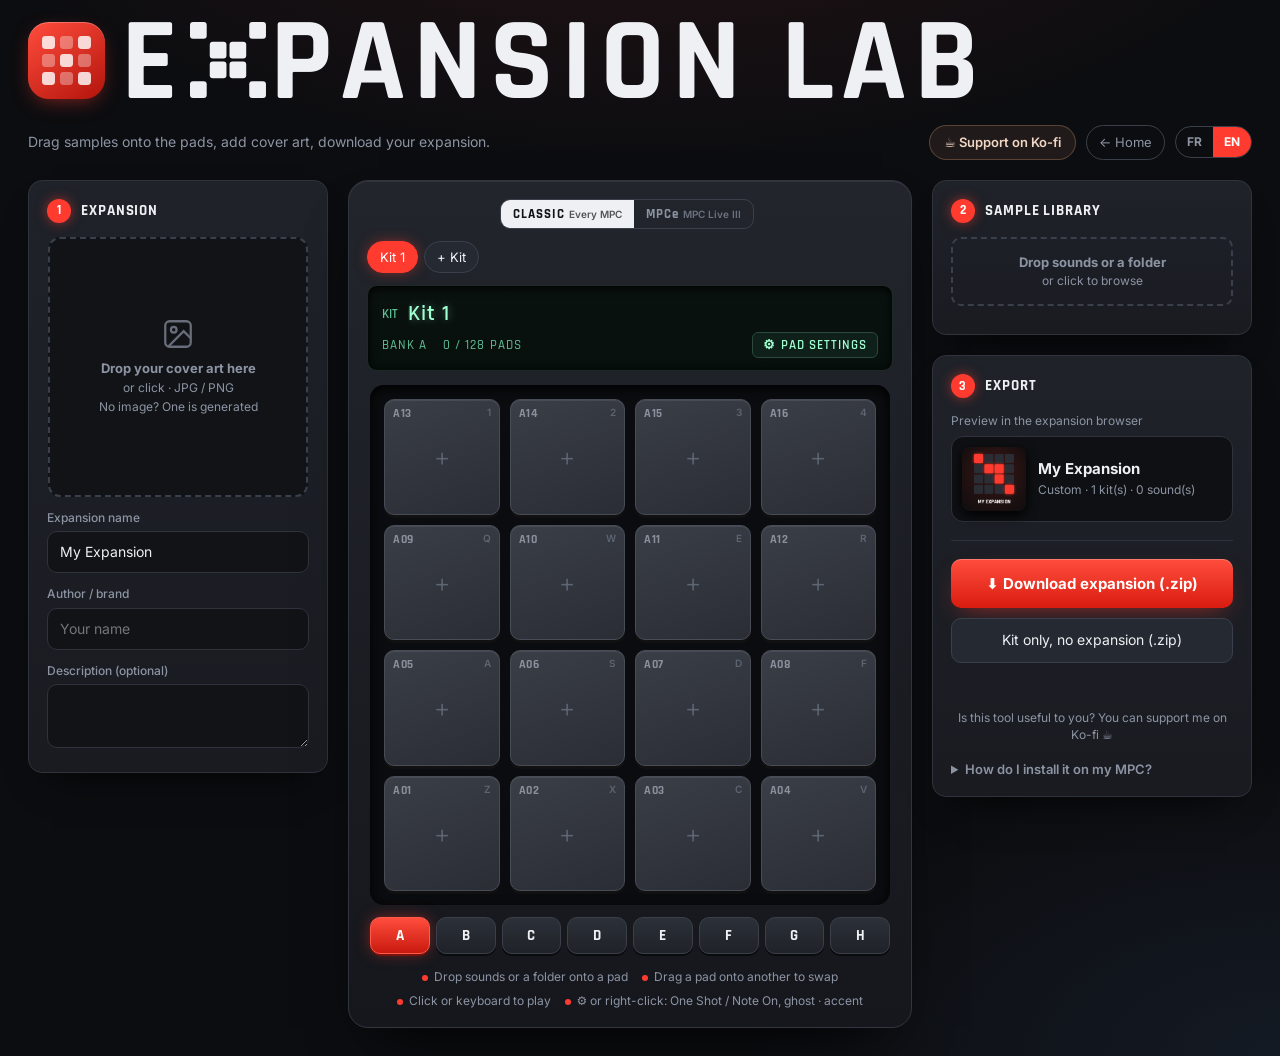
<file: mpc-expansion-maker.html>
<!doctype html>
<html lang="fr">
<head>
<meta charset="utf-8">
<meta name="viewport" content="width=device-width,initial-scale=1">
<title>Expansion Lab – Créer une expansion MPC en ligne | Online MPC Expansion &amp; Drum Kit Maker</title>
<meta name="description" content="Créez gratuitement vos kits de batterie MPC (.xpm) et expansions MPC avec image, en glissant vos samples. Free online MPC drum kit and expansion maker with cover art – import samples into your MPC.">
<link rel="canonical" href="https://guizmoh.github.io/expansion-lab/mpc-expansion-maker.html">
<link rel="icon" href="favicon.svg" type="image/svg+xml">
<link rel="icon" href="icons/favicon-32.png" type="image/png" sizes="32x32">
<link rel="apple-touch-icon" href="icons/apple-touch-icon.png">
<link rel="manifest" href="manifest.webmanifest">
<meta name="theme-color" content="#0c0d10">
<meta property="og:title" content="Expansion Lab – Free MPC Expansion & Drum Kit Maker">
<meta property="og:description" content="Créez vos kits et expansions MPC avec image, gratuitement. Create MPC drum kits and expansions with cover art, free.">
<meta property="og:image" content="https://guizmoh.github.io/expansion-lab/og-image.png">
<meta property="og:url" content="https://guizmoh.github.io/expansion-lab/mpc-expansion-maker.html">
<meta name="twitter:card" content="summary_large_image">
<link rel="preconnect" href="https://fonts.googleapis.com">
<link href="https://fonts.googleapis.com/css2?family=Inter:wght@400;500;600;700&family=Rajdhani:wght@500;600;700&display=swap" rel="stylesheet">
<style>
:root{
  --bg:#0c0d10; --panel2:#252931; --line:#2e333c; --line2:#3a404b;
  --text:#eef0f4; --muted:#8c94a3; --dim:#5d6472;
  --red:#ff3b30; --red2:#ff6b3d; --glow:rgba(255,59,48,.55); --ok:#3ddc84; --lcd:#9fffd0; --blue:#13c3ff;
  --r:14px;
}
*{box-sizing:border-box}
html,body{min-height:100%}
body{margin:0;color:var(--text);font:14px/1.45 Inter,"Segoe UI",system-ui,sans-serif;
  background:radial-gradient(1200px 600px at 50% -200px,#2a1416 0%,transparent 60%),
             radial-gradient(900px 500px at 100% 100%,#141a24 0%,transparent 60%),var(--bg);}
.display{font-family:Rajdhani,"Segoe UI",sans-serif;letter-spacing:.06em}

/* Header */
header{--b:clamp(26px,6vw,88px);display:flex;align-items:center;gap:12px 16px;padding:20px 28px;max-width:1480px;margin:0 auto;flex-wrap:wrap}
.logo{width:var(--b);height:var(--b);border-radius:calc(var(--b)*.27);background:linear-gradient(145deg,#ff4d3d,#b3140c);display:grid;grid-template-columns:repeat(3,1fr);gap:calc(var(--b)*.07);padding:calc(var(--b)*.18);box-shadow:0 6px 20px -6px var(--glow),inset 0 1px 0 #ffffff40;flex:none}
.logo i{background:#ffffffd0;border-radius:calc(var(--b)*.045)}
.logo i:nth-child(2n){background:#ffffff55}
header h1{margin:0;font-size:calc(var(--b)/.65);font-weight:700;line-height:.65}
.hbreak{flex-basis:100%;height:0}
header .tagline{flex:1 1 260px;margin:0}
.hbtns{display:flex;gap:10px;align-items:center;flex-wrap:wrap;margin-left:auto}
header h1 .lw{position:relative;top:calc(var(--b)*.025)}
.xpad{height:.65em;height:1cap;width:auto;vertical-align:0;margin:0 .04em;fill:currentColor}
.lw{white-space:nowrap;display:inline-block}
.sr{position:absolute;width:1px;height:1px;overflow:hidden;clip:rect(0 0 0 0);white-space:nowrap}


header p{margin:4px 0 0;color:var(--muted);font-size:14px}
.hbtn{color:var(--muted);font-size:13px;text-decoration:none;border:1px solid var(--line2);padding:7px 12px;border-radius:20px;background:transparent;white-space:nowrap}
.hbtn:hover{color:var(--text)}
.kofi-btn{font-size:13px;font-weight:600;color:#f1d6c4;text-decoration:none;background:#d99a721a;border:1px solid #d99a7250;padding:7px 14px;border-radius:20px;white-space:nowrap}
.kofi-btn:hover{background:#d99a7230;color:#fff}
.langsw{display:inline-flex;border:1px solid var(--line2);border-radius:20px;overflow:hidden;flex:none}
.langsw button{border:0;border-radius:0;background:transparent;color:var(--muted);padding:6px 11px;font-weight:700;font-size:12px}
.langsw button.on{background:var(--red);color:#fff}
#installBtn{display:none}
@media(max-width:700px){.kofi-btn,.hbtn.home{display:none}}

main{display:grid;grid-template-columns:300px minmax(420px,1fr) 320px;gap:20px;padding:0 28px 28px;max-width:1480px;margin:0 auto;align-items:start}
@media(max-width:1180px){main{grid-template-columns:1fr 1fr}.device{grid-column:1/-1;order:-1}}
@media(max-width:760px){main{grid-template-columns:1fr;padding:0 16px 20px}header{padding:16px}}

.card{background:linear-gradient(180deg,#1f2229,#191b21);border:1px solid var(--line);border-radius:var(--r);padding:18px;box-shadow:0 20px 40px -24px #000}
.step{display:flex;align-items:center;gap:10px;margin:0 0 14px;font-size:15px;font-weight:700;text-transform:uppercase}
.step b{width:24px;height:24px;border-radius:50%;background:var(--red);display:grid;place-items:center;font-size:13px;color:#fff;box-shadow:0 0 12px var(--glow)}
label{display:block;font-size:12px;font-weight:500;color:var(--muted);margin:12px 0 5px}
input[type=text],textarea{width:100%;background:#111317;border:1px solid var(--line);color:var(--text);border-radius:10px;padding:10px 12px;font:inherit;transition:border-color .15s,box-shadow .15s}
input[type=text]:focus,textarea:focus{outline:0;border-color:var(--red);box-shadow:0 0 0 3px #ff3b3033}
textarea{resize:vertical;min-height:64px}
button{font:inherit;cursor:pointer;border-radius:10px;border:1px solid var(--line2);background:var(--panel2);color:var(--text);padding:8px 12px;transition:all .15s}
button:hover{border-color:#5a6170;background:#2d323b}
.btn-main{width:100%;padding:14px;font-size:15px;font-weight:700;border:0;color:#fff;background:linear-gradient(180deg,#ff4d3d,#d91c10);box-shadow:0 10px 24px -10px var(--glow),inset 0 1px 0 #ffffff40}
.btn-main:hover{background:linear-gradient(180deg,#ff5f50,#e8281b);transform:translateY(-1px)}
.btn-wide{width:100%;padding:11px;margin-top:10px}
.muted{color:var(--muted)} .small{font-size:12px}

/* Cover */
#cover{position:relative;aspect-ratio:1;max-width:260px;margin:4px auto 0;border-radius:12px;cursor:pointer;overflow:hidden;background:#111317;border:2px dashed var(--line2);display:grid;place-items:center;text-align:center;transition:all .2s}
#cover:hover{border-color:var(--muted)}
#cover.over{border-color:var(--red);box-shadow:0 0 0 4px #ff3b3033,0 0 30px var(--glow)}
#cover img{position:absolute;inset:0;width:100%;height:100%;object-fit:cover}
#cover.has{border-style:solid;border-color:var(--line2)}
#cover .hint{position:relative;padding:16px;color:var(--muted);font-size:13px}
#cover .hint svg{display:block;margin:0 auto 8px;opacity:.7}
#cover.has .hint{opacity:0;background:#000a;color:#fff;inset:0;position:absolute;display:grid;place-items:center;transition:opacity .2s}
#cover.has:hover .hint{opacity:1}
#coverClear{display:none;margin:10px auto 0}

/* Device */
.device{background:linear-gradient(180deg,#22252c,#15171c);border:1px solid #30353f;border-radius:20px;padding:18px;box-shadow:0 30px 60px -30px #000,inset 0 1px 0 #ffffff12}
.lcd{background:linear-gradient(180deg,#0a1210,#07100d);border:1px solid #1d2b26;border-radius:10px;padding:12px 14px;margin-bottom:14px;box-shadow:inset 0 2px 10px #000}
.lcd-top{display:flex;align-items:center;gap:10px}
.lcd input{background:transparent;border:0;padding:2px 0;color:var(--lcd);font:600 22px Rajdhani,sans-serif;letter-spacing:.05em;text-shadow:0 0 8px #9fffd066;flex:1;min-width:0}
.lcd input:focus{box-shadow:none;border-bottom:1px solid #9fffd055;border-radius:0}
.lcd-info{color:#5fbf96;font:500 13px Rajdhani,sans-serif;letter-spacing:.08em;text-transform:uppercase;display:flex;gap:16px;margin-top:2px;align-items:center}
.lcd-info .sp{flex:1}
#modeBtn{background:#0f1f19;border:1px solid #2b4a3d;color:var(--lcd);font:600 13px Rajdhani,sans-serif;letter-spacing:.08em;padding:4px 10px;border-radius:6px}
#modeBtn:hover{background:#163126}
.kits{display:flex;gap:6px;flex-wrap:wrap;margin-bottom:12px;align-items:center}
.kits button{padding:6px 12px;font-size:13px;border-radius:20px}
.kits button.on{background:var(--red);border-color:var(--red);color:#fff;box-shadow:0 0 14px -2px var(--glow)}
.kits .del{margin-left:auto;background:transparent;border-color:transparent;color:var(--muted)}
.kits .del:hover{color:var(--red);border-color:var(--line2)}
.banks{display:grid;grid-template-columns:repeat(8,1fr);gap:6px;margin:12px auto 0;max-width:520px}
.banks button{position:relative;padding:8px 0;font:700 15px Rajdhani,sans-serif;background:linear-gradient(180deg,#2c3038,#1f2228);border-color:#3a3f49;box-shadow:0 2px 0 #0a0b0d}
.banks button.on{background:linear-gradient(180deg,#ff4d3d,#c91a0f);border-color:#ff5a4a;color:#fff;box-shadow:0 0 16px -2px var(--glow),0 2px 0 #5a0b06}
.banks .dot{position:absolute;top:4px;right:5px;width:5px;height:5px;border-radius:50%;background:var(--ok);box-shadow:0 0 6px var(--ok)}
#pads{max-width:520px;margin:0 auto;display:grid;grid-template-columns:repeat(4,1fr);gap:10px;padding:14px;background:#0b0c0f;border-radius:14px;box-shadow:inset 0 3px 12px #000}
.pad{aspect-ratio:1;position:relative;border-radius:10px;cursor:pointer;user-select:none;min-width:0;overflow:hidden;touch-action:none;
  background:linear-gradient(160deg,#3a3e47,#2a2d34);border:1px solid #474c57;box-shadow:0 3px 0 #111,inset 0 1px 0 #ffffff14;transition:transform .06s,box-shadow .15s,border-color .15s}
.pad>*{pointer-events:none}
.pad:hover{border-color:#6a7180}
.pad .id{position:absolute;top:6px;left:8px;font:700 12px Rajdhani,sans-serif;color:#8a909c;letter-spacing:.05em}
.pad .key{position:absolute;top:6px;right:8px;font:600 10px Inter;color:#5d6472}
.pad .plus{position:absolute;inset:0;display:grid;place-items:center;color:#5d6472;font-size:26px;font-weight:300}
.pad canvas{position:absolute;left:6px;right:6px;top:26%;width:calc(100% - 12px);height:36%}
.pad .nm{position:absolute;left:8px;right:8px;bottom:6px;font-size:11px;font-weight:600;line-height:1.2;white-space:nowrap;overflow:hidden;text-overflow:ellipsis}
.pad .mode{position:absolute;right:6px;bottom:22px;font:700 9px Rajdhani,sans-serif;letter-spacing:.08em;padding:1px 5px;border-radius:4px;background:#0008;color:#ffb3a8}
.pad .mode.noteon{background:#13c3ff33;color:#8fe4ff}
.pad .dyn{position:absolute;left:6px;bottom:22px;font:700 9px Rajdhani,sans-serif;letter-spacing:.08em;padding:1px 5px;border-radius:4px;background:#3ddc8426;color:#8ff0b8}
.allq{display:none;justify-content:center;align-items:center;gap:8px;margin:-4px 0 12px;font-size:13px;color:#c9ced8;cursor:pointer;user-select:none}
.allq input{width:16px;height:16px;accent-color:var(--red);cursor:pointer;margin:0}
.mpce-on .allq{display:flex}
.engrow{display:flex;justify-content:center;margin-bottom:12px}
.engine{display:inline-flex;border:1px solid #3a404b;border-radius:10px;overflow:hidden;margin-right:6px}
.engine button{border:0;border-radius:0;background:transparent;color:var(--muted);padding:6px 12px;font:700 13px Rajdhani,sans-serif;letter-spacing:.08em}
.engine button.on{background:#eef0f4;color:#111}
.engine button small{font:600 10px Inter,sans-serif;opacity:.7;margin-left:4px;letter-spacing:0}
#mpceNote{display:none;margin:0 0 12px;padding:10px 14px;border-radius:10px;background:#ffffff08;border:1px dashed #5d6472;color:#c9ced8;font-size:13px}
#mpceNote b{color:#fff}
.mpce-on #mpceNote{display:block}
.mpce-on .pad.quad::after,.mpce-on .pad.rpt::after{content:'';position:absolute;inset:0;pointer-events:none;background:linear-gradient(#ffffff2e,#ffffff2e) center/1px 100% no-repeat,linear-gradient(#ffffff2e,#ffffff2e) center/100% 1px no-repeat}
.dynbtns{display:inline-flex;gap:4px}
.dynbtns button{width:26px;height:26px;padding:0;border-radius:6px;font:700 11px Rajdhani,sans-serif}
.dyntog{font:700 11px Rajdhani,sans-serif;letter-spacing:.06em;padding:6px 9px;border-radius:8px;white-space:nowrap}
.dyntog.on{background:#3ddc8426;border-color:#3ddc8466;color:#8ff0b8}
.mcard.dy b{color:#8ff0b8}
.pad.full{background:linear-gradient(160deg,#4a2320,#2b2226 70%);border-color:#8a2a22}
.pad.full .id{color:#ff8a7a}
.pad .tool{pointer-events:auto;position:absolute;top:4px;width:22px;height:22px;padding:0;border-radius:50%;font-size:11px;background:#000b;border:0;opacity:0}
.pad .x{right:4px} .pad .gear{right:30px}
.pad.quad{display:grid;grid-template-columns:1fr 1fr;grid-template-rows:1fr 1fr}
.pad.quad .q{position:relative;min-width:0;min-height:0;overflow:hidden;transition:background .1s}
.pad.quad .q canvas{position:absolute;left:5px;right:5px;top:18%;width:calc(100% - 10px);height:42%}
.pad.quad .qn{position:absolute;left:5px;right:5px;bottom:3px;font-size:9px;font-weight:600;line-height:1.2;white-space:nowrap;overflow:hidden;text-overflow:ellipsis;color:#dfe3ea}
.pad.quad .qe{position:absolute;inset:0;display:grid;place-items:center;color:#4d5360;font-size:15px;font-weight:300}
.pad.quad .q.f.q0{background:#ff6b5524} .pad.quad .q.f.q1{background:#13c3ff1f} .pad.quad .q.f.q2{background:#3ddc841c} .pad.quad .q.f.q3{background:#ffc04a1c}
.pad.quad .q.over{background:#ff6b3d55!important}
.pad.quad .q.hit{background:#ff5a45aa!important}
.pad.quad .id{top:50%;left:50%;transform:translate(-50%,-50%);z-index:2;background:#111318e6;padding:1px 6px;border-radius:5px;font-size:11px}
.pad.quad .qx{pointer-events:auto;position:absolute;top:3px;right:3px;width:16px;height:16px;padding:0;border:0;border-radius:50%;font-size:8px;background:#000b;opacity:0}
.pad.quad:hover .qx{opacity:1} .pad.quad .qx:hover{background:var(--red)}
#fxPanel{display:none;max-width:520px;margin:12px auto 0;padding:12px 14px;border-radius:12px;background:#0b0c0f;border:1px solid #2a2e36}
.mpce-on #fxPanel{display:block}
.fxhead{display:flex;gap:10px;align-items:baseline;margin-bottom:10px;min-width:0}
.fxhead b{font:700 15px Rajdhani,sans-serif;letter-spacing:.08em;flex:none}
.fxhead span{color:var(--muted);font-size:12px;overflow:hidden;text-overflow:ellipsis;white-space:nowrap}
.fxs{display:flex;flex-wrap:wrap;gap:6px}
.fxs button{padding:6px 10px;border-radius:8px;font:700 12px Rajdhani,sans-serif;letter-spacing:.06em}
.fxs button.on{background:#eef0f4;color:#111;border-color:#eef0f4}
.fxrow{display:flex;align-items:center;gap:10px;margin-top:10px;flex-wrap:wrap}
.fxrow>span{width:84px;color:var(--muted);font-size:12px}
.fxrow input[type=range]{flex:1;min-width:120px;accent-color:var(--red)}
.fxhint{margin:10px 0 0;color:var(--muted);font-size:12px}
.pad.fxpad .fxaxis{position:absolute;inset:0;opacity:.3}
.pad.quad.xyb::after{background:radial-gradient(circle at center,#ffffff22,transparent 60%)!important}
.fxaxis.xy{background:linear-gradient(45deg,transparent,#ff6b55)} .fxaxis.x{background:linear-gradient(90deg,transparent,#ff6b55)} .fxaxis.y{background:linear-gradient(0deg,transparent,#ff6b55)}
.pad .fxb{position:absolute;right:6px;top:6px;font:700 9px Rajdhani,sans-serif;letter-spacing:.08em;padding:1px 5px;border-radius:4px;background:#000a;color:#ffd3c9}
.pad .fxdot{position:absolute;width:12px;height:12px;margin:-6px 0 0 -6px;border-radius:50%;background:#fff;box-shadow:0 0 12px #fff;animation:fxd .45s forwards}
@keyframes fxd{to{opacity:0;transform:scale(2.2)}}
.mpce-on .pad.sel{outline:2px solid #eef0f4;outline-offset:2px}
.mpce-on .pad.fxpad:not(.rpt)::after{display:none}
.pad.quad.full{background:linear-gradient(160deg,#2c2427,#211f25 70%)}
.pad.full:hover .tool{opacity:1}
.pad.full:hover .key{opacity:0}
.pad .x:hover{background:var(--red)} .pad .gear:hover{background:var(--blue);color:#06222c}
.pad.over{border-color:var(--red2);box-shadow:0 0 0 3px #ff6b3d55,0 0 24px var(--glow);transform:scale(1.03)}
.pad.hit{transform:translateY(2px) scale(.98);box-shadow:0 1px 0 #111,0 0 30px 4px var(--glow);background:linear-gradient(160deg,#ff5a45,#c5180d);border-color:#ff8a7a}
.pad.hit .id,.pad.hit .nm{color:#fff}
.pad.dragging{opacity:.4}
.help{display:flex;flex-wrap:wrap;gap:6px 14px;justify-content:center;margin-top:14px;color:var(--muted);font-size:12px}
.help span::before{content:"";display:inline-block;width:6px;height:6px;border-radius:50%;background:var(--red);margin-right:6px;vertical-align:middle}

/* Library */
.libhead{display:flex;gap:8px;margin-bottom:10px}
.libhead input{flex:1;padding:8px 10px}
#libDrop{border:2px dashed var(--line2);border-radius:10px;padding:14px;text-align:center;color:var(--muted);font-size:13px;cursor:pointer;transition:all .2s}
#libDrop:hover{border-color:var(--muted);color:var(--text)}
#libDrop.over{border-color:var(--red);color:var(--text);box-shadow:0 0 20px -4px var(--glow)}
#lib{list-style:none;margin:10px 0 0;padding:0;max-height:330px;overflow-y:auto}
#lib li{display:flex;align-items:center;gap:8px;padding:6px 8px;border-radius:8px;cursor:grab;border:1px solid transparent}
#lib li:hover{background:#ffffff08;border-color:var(--line)}
#lib li:active{cursor:grabbing}
#lib li.used .t::after{content:"●";color:var(--ok);font-size:8px;margin-left:6px;vertical-align:middle}
#lib li canvas{width:46px;height:22px;flex:none}
#lib li .t{flex:1;min-width:0;white-space:nowrap;overflow:hidden;text-overflow:ellipsis;font-size:13px}
#lib li .grip{color:var(--dim);font-size:12px;letter-spacing:-2px}
#lib li button{padding:2px 7px;font-size:11px;border-radius:6px;opacity:0}
#lib li:hover button{opacity:1}
.libfoot{display:flex;gap:8px;margin-top:10px}
.libfoot button{flex:1;font-size:12px;padding:8px}

/* Preview tile / export */
.tile{display:flex;gap:12px;align-items:center;background:#0e1013;border:1px solid var(--line);border-radius:12px;padding:10px}
.tile img{width:64px;height:64px;border-radius:8px;object-fit:cover;flex:none;box-shadow:0 4px 12px #000}
.tile b{display:block;font-size:15px}
#status{margin-top:12px;min-height:20px;font-size:13px;color:var(--ok)}
#status.err{color:var(--red2)}
hr{border:0;border-top:1px solid var(--line);margin:18px 0}
details{margin-top:16px} summary{cursor:pointer;color:var(--muted);font-weight:600;font-size:13px}
ol{margin:10px 0 0;padding-left:20px;color:var(--muted);font-size:13px} ol li{margin-bottom:6px}
code{background:var(--panel2);padding:1px 6px;border-radius:5px;color:var(--text)}
.kofi-card{display:none;margin-top:14px;padding:14px;border-radius:12px;background:linear-gradient(135deg,#2a1d17,#16181d);border:1px solid #d99a7240;text-align:center}
.kofi-card.on{display:block;animation:pop .35s ease}
@keyframes pop{from{opacity:0;transform:translateY(6px)}to{opacity:1;transform:none}}
.kofi-card p{margin:0 0 10px;font-size:13px;color:#c3c8d2}
.kofi-card a{display:inline-block;background:linear-gradient(180deg,#e3ab85,#c4825b);color:#2a150b;font-weight:700;text-decoration:none;padding:9px 18px;border-radius:10px}
.kofi-foot{display:block;margin-top:14px;text-align:center;font-size:12px;color:var(--muted);text-decoration:none}
.kofi-foot:hover{color:#e3ab85}

/* Playback mode dialog */
dialog{background:linear-gradient(180deg,#1f2229,#16181d);color:var(--text);border:1px solid var(--line2);border-radius:18px;padding:0;width:min(760px,calc(100vw - 32px));max-height:min(760px,calc(100vh - 40px));box-shadow:0 40px 80px -20px #000}
dialog::backdrop{background:#000a;backdrop-filter:blur(3px)}
.dlg-head{display:flex;align-items:center;gap:12px;padding:18px 20px 12px;border-bottom:1px solid var(--line)}
.dlg-head h2{margin:0;font-size:20px;flex:1}
.dlg-head button{border-radius:50%;width:34px;height:34px;padding:0}
.dlg-body{padding:16px 20px;overflow-y:auto;max-height:calc(min(760px,100vh - 40px) - 140px)}
.modes{display:grid;grid-template-columns:repeat(3,1fr);gap:10px;margin-bottom:14px}
@media(max-width:620px){.modes{grid-template-columns:1fr}}
.mcard{background:#111317;border:1px solid var(--line);border-radius:12px;padding:12px 14px}
.mcard b{display:block;font:700 16px Rajdhani,sans-serif;letter-spacing:.06em;margin-bottom:2px}
.mcard.os b{color:#ff8a7a} .mcard.no b{color:#8fe4ff}
.mcard p{margin:0;color:var(--muted);font-size:12.5px}
.mcard button{margin-top:10px;width:100%;font-size:12px;padding:7px}
.prow{display:flex;align-items:center;gap:10px;padding:8px 10px;border-radius:10px;border:1px solid transparent}
.prow:nth-child(odd){background:#ffffff05}
.prow.flash{border-color:var(--blue);box-shadow:0 0 0 3px #13c3ff33}
.prow .pid{font:700 14px Rajdhani,sans-serif;color:#ff8a7a;width:36px}
.prow .pn{flex:1;min-width:0;white-space:nowrap;overflow:hidden;text-overflow:ellipsis}
.prow .play{width:32px;height:32px;padding:0;border-radius:50%;flex:none}
.seg{display:inline-flex;border:1px solid var(--line2);border-radius:10px;overflow:hidden;flex:none}
.seg button{border:0;border-radius:0;background:transparent;color:var(--muted);padding:6px 10px;font:700 12px Rajdhani,sans-serif;letter-spacing:.06em}
.seg button.on.os{background:var(--red);color:#fff}
.seg button.on.no{background:var(--blue);color:#06222c}
.empty{color:var(--muted);text-align:center;padding:30px 10px}
.dlg-foot{padding:12px 20px 18px;border-top:1px solid var(--line);text-align:right}
.dlg-foot button{background:var(--red);border-color:var(--red);color:#fff;font-weight:700;padding:10px 22px}

/* Overlay */
#overlay{position:fixed;inset:0;pointer-events:none;opacity:0;transition:opacity .2s;z-index:50;
  background:radial-gradient(circle at 50% 50%,#ff3b3018,#0008);box-shadow:inset 0 0 0 4px var(--red),inset 0 0 80px var(--glow)}
#overlay.on{opacity:1}
#overlay div{position:absolute;left:50%;bottom:28px;transform:translateX(-50%);background:var(--red);color:#fff;font-weight:700;padding:10px 20px;border-radius:30px;box-shadow:0 10px 30px var(--glow)}
#toast{position:fixed;left:50%;bottom:24px;transform:translate(-50%,20px);opacity:0;background:#1f2229;border:1px solid var(--line2);padding:10px 18px;border-radius:30px;transition:all .25s;z-index:60;box-shadow:0 10px 30px #000;pointer-events:none}
#toast.on{opacity:1;transform:translate(-50%,0)}
::-webkit-scrollbar{width:8px}::-webkit-scrollbar-thumb{background:#333842;border-radius:4px}
</style>
</head>
<body>
<header>
  <a href="./" class="logo" data-i18n-title="home"><i></i><i></i><i></i><i></i><i></i><i></i><i></i><i></i><i></i></a>
  <h1 class="display brandtitle"><span class="sr">Expansion Lab</span><span class="lw" aria-hidden="true">E<svg class="xpad" viewBox="0 0 100 100" aria-hidden="true"><rect x="0" y="0" width="22" height="22" rx="4"/><rect x="26" y="26" width="22" height="22" rx="4"/><rect x="52" y="52" width="22" height="22" rx="4"/><rect x="78" y="78" width="22" height="22" rx="4"/><rect x="78" y="0" width="22" height="22" rx="4"/><rect x="52" y="26" width="22" height="22" rx="4"/><rect x="26" y="52" width="22" height="22" rx="4"/><rect x="0" y="78" width="22" height="22" rx="4"/></svg>PANSION LAB</span></h1>
  <div class="hbreak"></div>
  <p class="tagline" data-i18n="tagline"></p>
  <div class="hbtns">
  <button class="hbtn" id="installBtn" data-i18n="install"></button>
  <a href="https://ko-fi.com/omnipotard" target="_blank" rel="noopener" class="kofi-btn" data-i18n="kofiBtn" data-i18n-title="kofiTitle"></a>
  <a href="./" class="hbtn home" id="homeLink" data-i18n="homeBack"></a>
  <div class="langsw" role="group" aria-label="Langue / Language">
    <button data-lang="fr">FR</button><button data-lang="en">EN</button>
  </div>
  </div>
</header>

<main>
  <!-- 1. Expansion -->
  <section class="card">
    <h2 class="step display"><b>1</b><span data-i18n="step1"></span></h2>
    <div id="cover"><div class="hint"></div></div>
    <div style="text-align:center"><button id="coverClear" class="small" data-i18n="coverClear"></button></div>
    <label for="expName" data-i18n="expName"></label>
    <input type="text" id="expName" maxlength="50">
    <label for="expAuthor" data-i18n="expAuthor"></label>
    <input type="text" id="expAuthor" data-i18n-ph="expAuthorPh" maxlength="50">
    <label for="expDesc" data-i18n="expDesc"></label>
    <textarea id="expDesc" maxlength="300"></textarea>
    <input type="file" id="imgFile" accept="image/*" hidden>
  </section>

  <!-- 2. Device -->
  <section class="device">
    <div class="engrow"><div class="engine" role="group" aria-label="Classic / MPCe"><button data-eng="classic" class="on">CLASSIC<small data-i18n="engClassic"></small></button><button data-eng="mpce">MPCe<small data-i18n="engMpce"></small></button></div></div>
    <label class="allq"><input type="checkbox" id="allQuad" checked><span data-i18n="allQuad"></span></label>
    <div class="kits" id="kits"></div>
    <p id="mpceNote" data-i18n-html="mpceNote"></p>
    <div class="lcd">
      <div class="lcd-top"><span style="color:#5fbf96;font:600 13px Rajdhani">KIT</span><input type="text" id="kitName" maxlength="50" aria-label="Kit"></div>
      <div class="lcd-info"><span id="lcdBank"></span><span id="lcdCount"></span><span class="sp"></span><button id="modeBtn" data-i18n="modeBtn"></button></div>
    </div>
    <div id="pads"></div>
    <div id="fxPanel"></div>
    <div class="banks" id="banks"></div>
    <div class="help">
      <span data-i18n="help1"></span>
      <span data-i18n="help2"></span>
      <span data-i18n="help3"></span>
      <span data-i18n="help4"></span>
    </div>
    <input type="file" id="sndFile" accept="audio/*,.wav,.aif,.aiff,.mp3,.flac,.ogg" multiple hidden>
  </section>

  <!-- 3. Library + export -->
  <div style="display:grid;gap:20px">
    <section class="card">
      <h2 class="step display"><b>2</b><span data-i18n="step2"></span></h2>
      <div id="libDrop" data-i18n-html="libDrop"></div>
      <div class="libhead" style="margin-top:10px;display:none" id="libTools"><input type="text" id="libSearch" data-i18n-ph="search"></div>
      <ul id="lib"></ul>
      <div class="libfoot" id="libFoot" style="display:none">
        <button id="libFill" data-i18n="libFill" data-i18n-title="libFillTitle"></button>
        <button id="libClear" data-i18n="libClear"></button>
      </div>
      <input type="file" id="libFile" accept="audio/*,.wav,.aif,.aiff,.mp3,.flac,.ogg" multiple hidden>
    </section>

    <section class="card">
      <h2 class="step display"><b>3</b><span data-i18n="step3"></span></h2>
      <div class="small muted" style="margin-bottom:6px" data-i18n="previewLabel"></div>
      <div class="tile"><img id="tileImg" alt=""><div><b id="tileTitle"></b><span class="small muted" id="tileSub"></span></div></div>
      <hr>
      <button class="btn-main" id="btnExp" data-i18n="btnExp"></button>
      <button class="btn-wide" id="btnKit" data-i18n="btnKit"></button>
      <div id="status"></div>
      <div class="kofi-card" id="kofiCard">
        <p data-i18n-html="kofiCard"></p>
        <a href="https://ko-fi.com/omnipotard" target="_blank" rel="noopener" data-i18n="kofiSupport"></a>
      </div>
      <a class="kofi-foot" id="kofiFoot" href="https://ko-fi.com/omnipotard" target="_blank" rel="noopener" data-i18n="kofiFoot"></a>
      <details>
        <summary data-i18n="howTitle"></summary>
        <ol data-i18n-html="howSteps"></ol>
      </details>
    </section>
  </div>
</main>

<!-- Page « Mode de lecture » -->
<dialog id="modeDlg">
  <div class="dlg-head"><h2 class="display" data-i18n="modeTitle"></h2><button id="modeClose" aria-label="Fermer / Close">✕</button></div>
  <div class="dlg-body">
    <div class="modes">
      <div class="mcard os"><b>ONE SHOT</b><p data-i18n="osDesc"></p><button data-all="oneshot" data-i18n="allOs"></button></div>
      <div class="mcard no"><b>NOTE ON</b><p data-i18n="noDesc"></p><button data-all="noteon" data-i18n="allNo"></button></div>
      <div class="mcard dy"><b>GHOST · ACCENT</b><p data-i18n="dynDesc"></p><button id="allDyn" data-i18n="allDyn"></button></div>
    </div>
    <div id="modeList"></div>
  </div>
  <div class="dlg-foot"><button id="modeDone" data-i18n="done"></button></div>
</dialog>

<div id="overlay"><div data-i18n="overlay"></div></div>
<div id="toast"></div>

<script>
"use strict";
/* ---------- Traductions / Translations ---------- */
const I18N = {
  fr: {
    title: "Expansion Lab – Créer une expansion MPC en ligne",
    tagline: "Glissez vos sons sur les pads, ajoutez une pochette, téléchargez votre expansion.",
    home: "Accueil", homeBack: "← Accueil", install: "⬇ Installer l'appli",
    kofiBtn: "☕ Soutenir sur Ko-fi", kofiTitle: "Cet outil vous a été utile ?",
    step1: "Expansion", step2: "Bibliothèque de sons", step3: "Exporter",
    coverHint: '<svg width="34" height="34" viewBox="0 0 24 24" fill="none" stroke="currentColor" stroke-width="1.6"><rect x="3" y="3" width="18" height="18" rx="3"/><circle cx="9" cy="9" r="2"/><path d="m21 15-5-5L5 21"/></svg><b>Glissez votre pochette ici</b><br><span class="small">ou cliquez · JPG / PNG<br>Sans image, une pochette est générée</span>',
    coverChange: "<b>Changer l'image</b>", coverClear: "Retirer l'image", coverTitle: "Cliquez ou glissez une image",
    expName: "Nom de l'expansion", defName: "Mon Expansion", expAuthor: "Auteur / marque", expAuthorPh: "Votre nom", expDesc: "Description (facultatif)",
    bank: "Banque", modeBtn: "⚙ RÉGLAGES DES PADS",
    help1: "Glissez des sons ou un dossier sur un pad", help2: "Glissez un pad sur un autre pour échanger",
    help3: "Clic ou clavier pour écouter", help4: "⚙ ou clic droit : One Shot / Note On, ghost · accent",
    libDrop: "<b>Déposez des sons ou un dossier</b><br><span class=\"small\">ou cliquez pour parcourir</span>",
    search: "Rechercher…", libFill: "Remplir les pads vides", libFillTitle: "Remplit les pads vides du kit avec les sons pas encore utilisés", libClear: "Vider la liste",
    libItem: "Glissez sur un pad · clic pour écouter", remove: "Retirer de la liste",
    previewLabel: "Aperçu dans la liste des expansions", btnExp: "⬇ Télécharger l'expansion (.zip)", btnKit: "Kit seul, sans expansion (.zip)",
    kofiCard: "<b>Cet outil vous a été utile ? ☕</b><br>L'outil est gratuit, un petit soutien m'aide à l'améliorer.",
    kofiSupport: "☕ Soutenir sur Ko-fi", kofiFoot: "Cet outil vous est utile ? Vous pouvez me soutenir sur Ko-fi ☕",
    howTitle: "Comment l'installer sur ma MPC ?",
    howSteps: "<li>Décompressez le .zip.</li><li><b>MPC autonome</b> (One, Live, X, Key…) : copiez le dossier dans un dossier <code>Expansions</code> à la racine de la carte SD / clé USB / disque.</li><li><b>Logiciel MPC</b> : copiez le dossier dans le dossier d'expansions du logiciel, puis relancez-le.</li><li>Ouvrez <b>Browser › Expansions</b> : votre pochette apparaît dans la liste.</li>",
    overlay: "Déposez vos sons ou votre pochette",
    newKit: "+ Kit", delKit: "Supprimer ce kit", confirmDel: "Supprimer le kit « {0} » ?", noName: "Sans nom", kit: "Kit",
    allQuad: "Tous les pads en 4 sons (un par coin)", fx_none: "AUCUN", m1: "1 SON", m4: "4 SONS", mxy: "4 SONS XY", fxBlend: "Les 4 sons se mélangent en douceur selon l'endroit où vous tapez : au centre, on entend un peu des 4.", fxSounds: "Sons", fxEffect: "Effet", fxSingle: "Un seul son sur tout le pad, avec ou sans effet.",
    fxFilterHint: "Gauche → droite : fréquence du filtre. Bas → haut : résonance. Cliquez à différents endroits du pad pour l'entendre.", fx_filter: "FILTRE", fx_reverb: "REVERB", fx_delay: "DELAY", fx_crush: "BITCRUSHER", fx_repeat: "NOTE REPEAT",
    fxRepeatHint: "Coin haut-gauche : le son joue normalement. Les 3 autres coins : le son se répète, de plus en plus vite, tant que le doigt reste sur le pad.",
    fxAxis: "Axe", fxX: "X ↔ gauche → droite", fxY: "Y ↕ bas → haut", fxType: "Type", fxRes: "Résonance",
    ft_lp: "PASSE-BAS", ft_hp: "PASSE-HAUT", ft_bp: "PASSE-BANDE",
    fxPick: "Cliquez sur un pad pour choisir : 1 son (avec ou sans effet) ou 4 sons (un par coin).",
    fxCorners: "Un son différent sur chaque coin du pad.",
    fxHint: "Cliquez à différents endroits du pad : plus vous allez vers la droite (X) ou vers le haut (Y), plus l'effet est fort.",
    fxEmpty: "Ajoutez d'abord un son sur ce pad.",
    clearPad: "Vider ce pad", clearCorner: "Vider ce coin", cornersPlaced: "{0} son(s) placé(s) sur les coins", padMode: "Mode de lecture",
    loading: "Chargement {0}/{1}…", unreadable: "Illisible : {0}", noAudio: "Aucun fichier audio reconnu.",
    placed: "{0} son(s) placé(s) à partir de {1}", added: "{0} son(s) ajouté(s) à la bibliothèque",
    coverAdded: "Pochette ajoutée", imgBad: "Image illisible.", dropImg: "Déposez une image (JPG, PNG…)",
    filled: "{0} pad(s) rempli(s)", noFree: "Aucun son libre à placer",
    preparing: "Préparation…", downloaded: "✔ {0}.zip téléchargé ({1} fichiers).", needSound: "Ajoutez au moins un son sur un pad avant d'exporter.",
    tileSub: "{0} · {1} kit(s) · {2} son(s)",
    modeTitle: "Réglages des pads",
    dynDesc: "Le même son en 3 couches selon la force de frappe : frappe douce = ghost note (plus faible), normale, forte = accent. Fonctionne sur toutes les MPC.",
    allDyn: "Tout le kit en ghost · accent", dynOn: "{0} pad(s) en ghost · accent", dynOff: "Ghost · accent retiré", dynTitle: "Écouter : ghost / normal / accent",
    engClassic: "Toutes les MPC", engMpce: "MPC Live III",
    mpceNote: "<b>Mode MPCe (pads 3D)</b> : cliquez sur un pad pour choisir : 4 sons (un par coin) ou 1 son avec un effet piloté par X ou Y. Tout s'écoute ici. À l'export, vous recevez une <b>piste MPCe (.xtd)</b> avec ses sons (à ouvrir sur MPC Live III, logiciel 3.6 ou plus), en plus du kit Classic (.xpm). <i>Version d'essai : merci de signaler tout souci.</i>",
    osDesc: "Le son est joué en entier, même si vous relâchez le pad tout de suite. Idéal pour kicks, snares, claps, percussions.",
    noDesc: "Le son ne joue que tant que vous gardez le pad enfoncé et s'arrête au relâchement. Idéal pour 808 longues, nappes, voix, boucles.",
    allOs: "Tout le kit en One Shot", allNo: "Tout le kit en Note On",
    noPads: "Aucun son dans ce kit pour l'instant. Glissez des sons sur les pads, puis revenez ici.",
    done: "Terminé", modeSet: "{0} pad(s) en {1}", listen: "Écouter (maintenez pour Note On)"
  },
  en: {
    title: "Expansion Lab – Create an MPC expansion online",
    tagline: "Drag samples onto the pads, add cover art, download your expansion.",
    home: "Home", homeBack: "← Home", install: "⬇ Install app",
    kofiBtn: "☕ Support on Ko-fi", kofiTitle: "Was this tool useful?",
    step1: "Expansion", step2: "Sample library", step3: "Export",
    coverHint: '<svg width="34" height="34" viewBox="0 0 24 24" fill="none" stroke="currentColor" stroke-width="1.6"><rect x="3" y="3" width="18" height="18" rx="3"/><circle cx="9" cy="9" r="2"/><path d="m21 15-5-5L5 21"/></svg><b>Drop your cover art here</b><br><span class="small">or click · JPG / PNG<br>No image? One is generated</span>',
    coverChange: "<b>Change image</b>", coverClear: "Remove image", coverTitle: "Click or drop an image",
    expName: "Expansion name", defName: "My Expansion", expAuthor: "Author / brand", expAuthorPh: "Your name", expDesc: "Description (optional)",
    bank: "Bank", modeBtn: "⚙ PAD SETTINGS",
    help1: "Drop sounds or a folder onto a pad", help2: "Drag a pad onto another to swap",
    help3: "Click or keyboard to play", help4: "⚙ or right-click: One Shot / Note On, ghost · accent",
    libDrop: "<b>Drop sounds or a folder</b><br><span class=\"small\">or click to browse</span>",
    search: "Search…", libFill: "Fill empty pads", libFillTitle: "Fills the kit's empty pads with sounds not used yet", libClear: "Clear list",
    libItem: "Drag onto a pad · click to play", remove: "Remove from list",
    previewLabel: "Preview in the expansion browser", btnExp: "⬇ Download expansion (.zip)", btnKit: "Kit only, no expansion (.zip)",
    kofiCard: "<b>Was this tool useful? ☕</b><br>This tool is free – a little support helps me keep improving it.",
    kofiSupport: "☕ Support me on Ko-fi", kofiFoot: "Is this tool useful to you? You can support me on Ko-fi ☕",
    howTitle: "How do I install it on my MPC?",
    howSteps: "<li>Unzip the .zip file.</li><li><b>Standalone MPC</b> (One, Live, X, Key…): copy the folder into an <code>Expansions</code> folder at the root of your SD card / USB drive / disk.</li><li><b>MPC Software</b>: copy the folder into the software's expansions folder, then restart it.</li><li>Open <b>Browser › Expansions</b>: your cover art shows in the list.</li>",
    overlay: "Drop your sounds or cover art",
    newKit: "+ Kit", delKit: "Delete this kit", confirmDel: "Delete kit “{0}”?", noName: "Untitled", kit: "Kit",
    allQuad: "All pads: 4 sounds (one per corner)", fx_none: "NONE", m1: "1 SOUND", m4: "4 SOUNDS", mxy: "4 SOUNDS XY", fxBlend: "The 4 sounds blend smoothly depending on where you hit: in the middle, you hear a bit of all 4.", fxSounds: "Sounds", fxEffect: "Effect", fxSingle: "One sound on the whole pad, with or without an effect.",
    fxFilterHint: "Left → right: filter frequency. Bottom → top: resonance. Click different spots on the pad to hear it.", fx_filter: "FILTER", fx_reverb: "REVERB", fx_delay: "DELAY", fx_crush: "BITCRUSHER", fx_repeat: "NOTE REPEAT",
    fxRepeatHint: "Top-left corner: the sound plays normally. The other 3 corners: the sound repeats, faster and faster, as long as your finger stays on the pad.",
    fxAxis: "Axis", fxX: "X ↔ left → right", fxY: "Y ↕ bottom → top", fxType: "Type", fxRes: "Resonance",
    ft_lp: "LOW-PASS", ft_hp: "HIGH-PASS", ft_bp: "BAND-PASS",
    fxPick: "Click a pad to choose: 1 sound (with or without an effect) or 4 sounds (one per corner).",
    fxCorners: "A different sound on each corner of the pad.",
    fxHint: "Click different spots on the pad: the further right (X) or up (Y), the stronger the effect.",
    fxEmpty: "Add a sound to this pad first.",
    clearPad: "Clear this pad", clearCorner: "Clear this corner", cornersPlaced: "{0} sound(s) placed on the corners", padMode: "Playback mode",
    loading: "Loading {0}/{1}…", unreadable: "Unreadable: {0}", noAudio: "No audio file recognised.",
    placed: "{0} sound(s) placed from {1}", added: "{0} sound(s) added to the library",
    coverAdded: "Cover art added", imgBad: "Unreadable image.", dropImg: "Drop an image (JPG, PNG…)",
    filled: "{0} pad(s) filled", noFree: "No unused sound to place",
    preparing: "Preparing…", downloaded: "✔ {0}.zip downloaded ({1} files).", needSound: "Add at least one sound to a pad before exporting.",
    tileSub: "{0} · {1} kit(s) · {2} sound(s)",
    modeTitle: "Pad settings",
    dynDesc: "The same sound in 3 velocity layers: soft hit = ghost note (quieter), normal, hard hit = accent. Works on every MPC.",
    allDyn: "Whole kit to ghost · accent", dynOn: "{0} pad(s) set to ghost · accent", dynOff: "Ghost · accent removed", dynTitle: "Play: ghost / normal / accent",
    engClassic: "Every MPC", engMpce: "MPC Live III",
    mpceNote: "<b>MPCe mode (3D pads)</b>: click a pad to choose: 4 sounds (one per corner) or 1 sound with an effect driven by X or Y. You can hear everything here. When you export, you get an <b>MPCe track (.xtd)</b> with its sounds (open it on MPC Live III, software 3.6 or later), plus the Classic kit (.xpm). <i>Beta: please report any issue.</i>",
    osDesc: "The whole sound plays, even if you release the pad right away. Best for kicks, snares, claps, percussion.",
    noDesc: "The sound only plays while you hold the pad and stops when you release it. Best for long 808s, pads, vocals, loops.",
    allOs: "Whole kit to One Shot", allNo: "Whole kit to Note On",
    noPads: "No sounds in this kit yet. Drop sounds onto the pads, then come back here.",
    done: "Done", modeSet: "{0} pad(s) set to {1}", listen: "Play (hold for Note On)"
  }
};
const urlLang = new URLSearchParams(location.search).get("lang");
let LANG = ["fr", "en"].includes(urlLang) ? urlLang : (() => { try { return localStorage.getItem("mkm-lang"); } catch (e) { return null; } })()
  || ((navigator.language || "fr").toLowerCase().startsWith("fr") ? "fr" : "en");
if (!I18N[LANG]) LANG = "fr";
const t = (k, ...a) => (I18N[LANG][k] ?? I18N.fr[k] ?? k).replace(/\{(\d)\}/g, (_, i) => a[i]);
function applyLang() {
  document.documentElement.lang = LANG;
  document.title = t("title");
  document.querySelectorAll("[data-i18n]").forEach(el => el.textContent = t(el.dataset.i18n));
  document.querySelectorAll("[data-i18n-html]").forEach(el => el.innerHTML = t(el.dataset.i18nHtml));
  document.querySelectorAll("[data-i18n-ph]").forEach(el => el.placeholder = t(el.dataset.i18nPh));
  document.querySelectorAll("[data-i18n-title]").forEach(el => el.title = t(el.dataset.i18nTitle));
  document.querySelectorAll(".langsw button").forEach(b => b.classList.toggle("on", b.dataset.lang === LANG));
  // Version hors-ligne (fichier local) : l'accueil pointe vers le site en ligne
  const home = (location.protocol === "file:" ? "https://guizmoh.github.io/expansion-lab/" : "./") + (LANG === "en" ? "en/" : "");
  document.querySelectorAll('a.logo, #homeLink').forEach(a => a.href = home);
  $("cover").title = t("coverTitle");
}
function setLang(l) {
  const oldDef = t("defName");
  LANG = l;
  try { localStorage.setItem("mkm-lang", l); } catch (e) {}
  const u = new URL(location.href); u.searchParams.set("lang", l); history.replaceState(null, "", u);
  if ($("expName").value.trim() === oldDef) $("expName").value = t("defName");
  applyLang(); render(); renderCover(); if ($("modeDlg").open) renderModes();
}

/* ---------- Constantes MPC ---------- */
const BANKS = "ABCDEFGH";
const PAD_NOTES = [
  37,36,42,82,40,38,46,44,48,47,45,43,49,55,51,53,
  54,69,81,80,65,66,76,77,56,62,63,64,73,74,71,39,
  52,57,58,59,60,61,67,68,70,72,75,78,79,35,41,50
];
for (let n = 83; n <= 127; n++) PAD_NOTES.push(n);
for (let n = 0; n <= 34; n++) PAD_NOTES.push(n);
const KEYS = ["KeyZ","KeyX","KeyC","KeyV","KeyA","KeyS","KeyD","KeyF","KeyQ","KeyW","KeyE","KeyR","Digit1","Digit2","Digit3","Digit4"];
const KEY_LABEL = c => { const azerty = { KeyZ: "W", KeyQ: "A", KeyW: "Z", KeyA: "Q" }; return LANG === "fr" ? (azerty[c] || c.replace(/Key|Digit/, "")) : c.replace(/Key|Digit/, ""); };
const MODE_LABEL = { oneshot: "ONE SHOT", noteon: "NOTE ON" };

/* ---------- État ---------- */
const newKit = name => ({ name, pads: new Array(128).fill(null), modes: new Array(128).fill("oneshot"), dyn: new Array(128).fill(false), corners: Array.from({ length: 128 }, () => [null, null, null]), fx: new Array(128).fill(null), xy: new Array(128).fill(false), quad: new Array(128).fill(!document.getElementById("allQuad") || document.getElementById("allQuad").checked) });
const FX = ["none", "filter", "reverb", "delay", "crush", "repeat"];
const REPEAT_TYPES = [0, 21, 22, 24];          // articulations par coin, reprises du modèle Akai « Note repeats »
const REPEAT_SEC = [0, .25, .125, .0625];       // aperçu dans l'appli (à 120 BPM)
function fxAmt(el, e, fx) { const b = el.getBoundingClientRect(); const v = fx.axis === "x" ? (e.clientX - b.left) / b.width : 1 - (e.clientY - b.top) / b.height; return Math.min(1, Math.max(0, v)); }
let IR = null;
function impulse(c) {
  if (IR && IR.sampleRate === c.sampleRate) return IR;
  const n = c.sampleRate * 2.5, b = c.createBuffer(2, n, c.sampleRate);
  for (let ch = 0; ch < 2; ch++) { const d = b.getChannelData(ch); for (let i = 0; i < n; i++) d[i] = (Math.random() * 2 - 1) * Math.pow(1 - i / n, 3); }
  return IR = b;
}
function crushBuf(c, buf, amt) {
  const step = Math.pow(2, Math.round(16 - amt * 13) - 1), hold = 1 + Math.round(amt * 24);
  const out = c.createBuffer(buf.numberOfChannels, buf.length, buf.sampleRate);
  for (let ch = 0; ch < buf.numberOfChannels; ch++) { const a = buf.getChannelData(ch), d = out.getChannelData(ch); let v = 0; for (let i = 0; i < a.length; i++) { if (i % hold === 0) v = Math.round(a[i] * step) / step; d[i] = v; } }
  return out;
}
function fxInput(c, fx, amt, out) {
  if (fx.type === "filter") {
    const f = c.createBiquadFilter(); f.type = { lp: "lowpass", hp: "highpass", bp: "bandpass" }[fx.ftype];
    f.frequency.value = fx.ftype === "hp" ? 20 * Math.pow(2, amt * 9.5) : 60 * Math.pow(2, amt * 8.4); f.Q.value = .7 + fx.res * 18;
    f.connect(out); return f;
  }
  if (fx.type === "reverb" || fx.type === "delay") {
    const inp = c.createGain(), wet = c.createGain(); inp.connect(out); wet.gain.value = amt * (fx.type === "reverb" ? 1.2 : .8); wet.connect(out);
    if (fx.type === "reverb") { const cv = c.createConvolver(); cv.buffer = impulse(c); inp.connect(cv); cv.connect(wet); }
    else { const d = c.createDelay(2), fb = c.createGain(); d.delayTime.value = .3; fb.gain.value = .25 + amt * .4; inp.connect(d); d.connect(fb); fb.connect(d); d.connect(wet); }
    return inp;
  }
  return out;
}
function markSel(el) { document.querySelectorAll(".pad.sel").forEach(x => x.classList.remove("sel")); if (el) el.classList.add("sel"); }
function fxDot(el, e) { const b = el.getBoundingClientRect(), d = document.createElement("span"); d.className = "fxdot"; d.style.left = (e.clientX - b.left) + "px"; d.style.top = (e.clientY - b.top) + "px"; el.appendChild(d); setTimeout(() => d.remove(), 500); }
function renderFx() {
  const P = $("fxPanel"), i = state.sel;
  if (i == null) { P.innerHTML = `<p class="fxhint" style="margin:0">${t("fxPick")}</p>`; return; }
  const quad = kit().quad[i], fx = kit().fx[i], cur = fx ? fx.type : "none", smp = kit().pads[i];
  const seg = (attr, keys, on, lab) => `<div class="fxs">` + keys.map(k => `<button data-${attr}="${k}" class="${k === on ? "on" : ""}">${lab(k)}</button>`).join("") + "</div>";
  let h = `<div class="fxhead"><b>PAD ${padLabel(i)}</b><span>${smp && !quad ? xml(smp.name) : ""}</span></div>` +
    `<div class="fxrow"><span>${t("fxSounds")}</span>${seg("m", ["1", "4", "xy"], quad ? (kit().xy[i] ? "xy" : "4") : "1", k => t("m" + k))}</div>`;
  if (quad) h += `<p class="fxhint">${t(kit().xy[i] ? "fxBlend" : "fxCorners")}</p>`;
  else {
    h += `<div class="fxrow"><span>${t("fxEffect")}</span>${seg("fx", FX, cur, k => t("fx_" + k))}</div>`;
    if (fx && fx.type === "filter") h += `<div class="fxrow"><span>${t("fxType")}</span>${seg("ft", ["lp", "hp", "bp"], fx.ftype, k => t("ft_" + k))}</div><p class="fxhint">${t("fxFilterHint")}</p>`;
    else if (fx && fx.type === "repeat") h += `<p class="fxhint">${t("fxRepeatHint")}</p>`;
    else if (fx) h += `<div class="fxrow"><span>${t("fxAxis")}</span>${seg("axis", ["x", "y"], fx.axis, k => t("fx" + k.toUpperCase()))}</div><p class="fxhint">${smp ? t("fxHint") : t("fxEmpty")}</p>`;
    else h += `<p class="fxhint">${t("fxSingle")}</p>`;
  }
  P.innerHTML = h;
  P.querySelectorAll("[data-m]").forEach(b => b.onclick = () => { kit().quad[i] = b.dataset.m !== "1"; kit().xy[i] = b.dataset.m === "xy"; render(); });
  P.querySelectorAll("[data-fx]").forEach(b => b.onclick = () => { const k = b.dataset.fx; kit().fx[i] = k === "none" ? null : { type: k, axis: fx ? fx.axis : "x", ftype: (fx && fx.ftype) || "lp", res: 0 }; render(); });
  P.querySelectorAll("[data-axis]").forEach(b => b.onclick = () => { fx.axis = b.dataset.axis; render(); });
  P.querySelectorAll("[data-ft]").forEach(b => b.onclick = () => { fx.ftype = b.dataset.ft; render(); });
}
function fxFor(el, e, fx) {   // filtre : X = fréquence, Y = résonance
  if (fx.type !== "filter") return [fx, fxAmt(el, e, fx)];
  const b = el.getBoundingClientRect(), x = (e.clientX - b.left) / b.width, y = 1 - (e.clientY - b.top) / b.height;
  return [{ ...fx, res: Math.min(1, Math.max(0, y)) * .5 }, Math.min(1, Math.max(0, x))];
}
const QCOL = ["#ff6b55", "#5fd4ff", "#6fe7a3", "#ffc04a"];
const getC = (i, q) => q ? kit().corners[i][q - 1] : kit().pads[i];
const setC = (i, q, v) => { if (q) kit().corners[i][q - 1] = v; else kit().pads[i] = v; };
function cornerAt(el, e) { const b = el.getBoundingClientRect(); return (e.clientY - b.top > b.height / 2 ? 2 : 0) + (e.clientX - b.left > b.width / 2 ? 1 : 0); }
function placeOnCorners(samples, i, q) {
  let n = 0;
  for (const smp of samples) { if (i > 127) break; setC(i, q, smp); kit().quad[i] = true; n++; if (++q > 3) { q = 0; i++; } }
  if (n) toast(t("cornersPlaced", n));
  render();
}
const DYN_GAIN = { g: .3, n: .7, a: 1 };
const state = { kits: [newKit("Kit 1")], cur: 0, bank: 0, image: null, imageUrl: null, target: 0, tq: null, sel: null, engine: "classic", lib: [] };
const $ = id => document.getElementById(id);
const kit = () => state.kits[state.cur];
let actx = null;
const ctx = () => (actx = actx || new (window.AudioContext || window.webkitAudioContext)());

/* ---------- Utilitaires ---------- */
function sanitize(s) {
  return (s || "").normalize("NFD").replace(/[̀-ͯ]/g, "")
    .replace(/[^\w \-.()#+]/g, "_").replace(/\s+/g, " ").trim().replace(/^\.+|\.+$/g, "").slice(0, 60);
}
const xml = s => String(s).replace(/&/g, "&amp;").replace(/</g, "&lt;").replace(/>/g, "&gt;").replace(/"/g, "&quot;");
const padLabel = i => BANKS[i >> 4] + String((i & 15) + 1).padStart(2, "0");
const isAudio = f => /^audio\//.test(f.type) || /\.(wav|aiff?|mp3|flac|ogg|m4a)$/i.test(f.name);
const isImage = f => /^image\//.test(f.type) || /\.(jpe?g|png|webp|gif|bmp)$/i.test(f.name);
function status(msg, err) { const s = $("status"); s.textContent = msg; s.className = err ? "err" : ""; }
let toastT;
function toast(msg) { const el = $("toast"); el.textContent = msg; el.classList.add("on"); clearTimeout(toastT); toastT = setTimeout(() => el.classList.remove("on"), 2600); }

/* ---------- Fichiers / dossiers glissés ---------- */
async function filesFromDrop(dt) {
  const entries = [...(dt.items || [])].map(it => it.webkitGetAsEntry && it.webkitGetAsEntry()).filter(Boolean);
  if (!entries.length) return [...dt.files];
  const out = [];
  const walk = async entry => {
    if (entry.isFile) out.push(await new Promise((res, rej) => entry.file(res, rej)).catch(() => null));
    else if (entry.isDirectory) {
      const reader = entry.createReader();
      let batch;
      do {
        batch = await new Promise(res => reader.readEntries(res, () => res([])));
        for (const e of batch) await walk(e);
      } while (batch.length);
    }
  };
  for (const e of entries) await walk(e);
  return out.filter(Boolean);
}
const hasFiles = e => [...(e.dataTransfer?.types || [])].includes("Files");

/* ---------- Audio ---------- */
function parseWav(buf) {
  const dv = new DataView(buf);
  if (dv.byteLength < 44 || dv.getUint32(0) !== 0x52494646 || dv.getUint32(8) !== 0x57415645) return null;
  let p = 12, fmt = null, dataSize = null;
  while (p + 8 <= dv.byteLength) {
    const id = dv.getUint32(p), size = dv.getUint32(p + 4, true);
    if (id === 0x666d7420 && size >= 16) {
      fmt = { tag: dv.getUint16(p + 8, true), ch: dv.getUint16(p + 10, true), align: dv.getUint16(p + 20, true), bits: dv.getUint16(p + 22, true) };
    } else if (id === 0x64617461) { dataSize = Math.min(size, dv.byteLength - p - 8); break; }
    p += 8 + size + (size & 1);
  }
  if (!fmt || dataSize === null || !fmt.align) return null;
  if (![1, 3, 0xFFFE].includes(fmt.tag) || fmt.ch < 1 || fmt.ch > 2) return null;
  if (![8, 16, 24, 32].includes(fmt.bits)) return null;
  return { frames: Math.floor(dataSize / fmt.align) };
}
function encodeWav(ab) {
  const ch = Math.min(2, ab.numberOfChannels), n = ab.length;
  const out = new DataView(new ArrayBuffer(44 + n * ch * 2));
  const str = (o, s) => { for (let i = 0; i < s.length; i++) out.setUint8(o + i, s.charCodeAt(i)); };
  str(0, "RIFF"); out.setUint32(4, 36 + n * ch * 2, true); str(8, "WAVEfmt ");
  out.setUint32(16, 16, true); out.setUint16(20, 1, true); out.setUint16(22, ch, true);
  out.setUint32(24, ab.sampleRate, true); out.setUint32(28, ab.sampleRate * ch * 2, true);
  out.setUint16(32, ch * 2, true); out.setUint16(34, 16, true); str(36, "data"); out.setUint32(40, n * ch * 2, true);
  const data = []; for (let c = 0; c < ch; c++) data.push(ab.getChannelData(c));
  let o = 44;
  for (let i = 0; i < n; i++) for (let c = 0; c < ch; c++) {
    const v = Math.max(-1, Math.min(1, data[c][i]));
    out.setInt16(o, v < 0 ? v * 0x8000 : v * 0x7FFF, true); o += 2;
  }
  return new Uint8Array(out.buffer);
}
function peaksOf(ab, n = 60) {
  const d = ab.getChannelData(0), step = Math.max(1, Math.floor(d.length / n)), out = [];
  let max = 0;
  for (let i = 0; i < n; i++) { let m = 0; for (let j = i * step; j < Math.min(d.length, (i + 1) * step); j++) m = Math.max(m, Math.abs(d[j])); out.push(m); max = Math.max(max, m); }
  return out.map(v => max ? v / max : 0);
}
async function loadSample(file) {
  const buf = await file.arrayBuffer();
  const info = parseWav(buf);
  let ab = null;
  try { ab = await ctx().decodeAudioData(buf.slice(0)); } catch (e) { if (!info) throw e; }
  let bytes, frames;
  if (info) { bytes = new Uint8Array(buf); frames = info.frames; }
  else { bytes = encodeWav(ab); frames = ab.length; }
  const name = sanitize(file.name.replace(/\.[^.]+$/, "")) || "Sample";
  return { name, bytes, frames, buffer: ab, peaks: ab ? peaksOf(ab) : null, url: URL.createObjectURL(new Blob([bytes], { type: "audio/wav" })) };
}
async function loadMany(files) {
  const audio = files.filter(isAudio).sort((a, b) => a.name.localeCompare(b.name, undefined, { numeric: true }));
  const out = [], bad = [];
  for (const f of audio) {
    status(t("loading", out.length + bad.length + 1, audio.length));
    try { const s = await loadSample(f); out.push(s); state.lib.push(s); } catch (e) { bad.push(f.name); }
  }
  if (bad.length) status(t("unreadable", bad.join(", ")), true); else status("");
  if (!audio.length) status(t("noAudio"), true);
  return out;
}
function placeOnPads(samples, start) {
  let i = start, n = 0;
  for (const s of samples) { if (i > 127) break; kit().pads[i++] = s; n++; }
  if (n) toast(t("placed", n, padLabel(start)));
  render();
}
async function addToPads(files, start) { placeOnPads(await loadMany(files), start); }
async function addToLib(files) { const s = await loadMany(files); if (s.length) toast(t("added", s.length)); render(); }

/* Lecture : retourne une fonction stop() (utilisée en mode Note On) */
/* Un seul son à la fois : le nouveau coupe le précédent (et sa reverb / son écho) */
let lastStop = () => {};
function play(sample, el, gain = 1, fx = null, amt = 0) {
  if (!sample) return () => {};
  lastStop();
  if (el) { el.classList.remove("hit"); void el.offsetWidth; el.classList.add("hit"); setTimeout(() => el.classList.remove("hit"), 140); }
  let stop;
  if (sample.buffer) {
    const c = ctx(); c.resume();
    const src = c.createBufferSource(), g = c.createGain(), out = c.createGain();
    src.buffer = fx && fx.type === "crush" ? crushBuf(c, sample.buffer, amt) : sample.buffer; g.gain.value = gain; src.connect(g);
    out.connect(c.destination); g.connect(fx ? fxInput(c, fx, amt, out) : out); src.start();
    stop = () => { try { out.gain.setTargetAtTime(0, c.currentTime, 0.015); src.stop(c.currentTime + 0.08); setTimeout(() => out.disconnect(), 200); } catch (e) {} };
  } else {
    const a = new Audio(sample.url); a.volume = Math.min(1, gain); a.play().catch(() => {});
    stop = () => a.pause();
  }
  lastStop = stop;
  return stop;
}
/* 4 sons XY : mélange selon la position (poids bilinéaires, comme le fondu de la MPC) */
function playMix(C, x, y, el) {
  lastStop();
  x = Math.min(1, Math.max(0, x)); y = Math.min(1, Math.max(0, y));
  if (el) { el.classList.remove("hit"); void el.offsetWidth; el.classList.add("hit"); setTimeout(() => el.classList.remove("hit"), 140); }
  const c = ctx(); c.resume(); const out = c.createGain(); out.connect(c.destination);
  const w = [(1 - x) * y, x * y, (1 - x) * (1 - y), x * (1 - y)], srcs = [];
  C.forEach((smp, q) => {
    if (!smp || !smp.buffer || w[q] < .01) return;
    const src = c.createBufferSource(), g = c.createGain(); src.buffer = smp.buffer; g.gain.value = Math.sqrt(w[q]);
    src.connect(g); g.connect(out); src.start(); srcs.push(src);
  });
  const stop = () => { try { out.gain.setTargetAtTime(0, c.currentTime, 0.015); srcs.forEach(s => s.stop(c.currentTime + 0.08)); setTimeout(() => out.disconnect(), 200); } catch (e) {} };
  lastStop = stop; return stop;
}
function playPad(i, el, gain = 1) {
  const stop = play(kit().pads[i], el, gain);
  return kit().modes[i] === "noteon" ? stop : () => {};
}
function drawWave(canvas, peaks, color) {
  const dpr = window.devicePixelRatio || 1, w = canvas.clientWidth || 46, h = canvas.clientHeight || 22;
  canvas.width = w * dpr; canvas.height = h * dpr;
  const g = canvas.getContext("2d"); g.scale(dpr, dpr); g.fillStyle = color;
  if (!peaks) { g.fillRect(0, h / 2 - .5, w, 1); return; }
  const bw = w / peaks.length;
  peaks.forEach((p, i) => { const bh = Math.max(1, p * h); g.fillRect(i * bw, (h - bh) / 2, Math.max(1, bw - 1), bh); });
}

/* ---------- Image ---------- */
function canvasBlob(c) { return new Promise(r => c.toBlob(r, "image/jpeg", 0.9)); }
async function setImage(file) {
  try {
    const bmp = await createImageBitmap(file);
    const s = Math.min(bmp.width, bmp.height), c = document.createElement("canvas");
    c.width = c.height = 1000;
    c.getContext("2d").drawImage(bmp, (bmp.width - s) / 2, (bmp.height - s) / 2, s, s, 0, 0, 1000, 1000);
    if (state.imageUrl) URL.revokeObjectURL(state.imageUrl);
    state.image = await canvasBlob(c); state.imageUrl = URL.createObjectURL(state.image);
    renderCover(); toast(t("coverAdded"));
  } catch (e) { status(t("imgBad"), true); }
}
function drawDefault(title, size = 1000) {
  const c = document.createElement("canvas"); c.width = c.height = size;
  const g = c.getContext("2d"), k = size / 1000;
  const gr = g.createRadialGradient(500 * k, 300 * k, 50 * k, 500 * k, 500 * k, 800 * k);
  gr.addColorStop(0, "#3a1714"); gr.addColorStop(1, "#0b0c0f"); g.fillStyle = gr; g.fillRect(0, 0, size, size);
  for (let r = 0; r < 4; r++) for (let q = 0; q < 4; q++) {
    const lit = [0, 5, 10, 15, 6].includes(r * 4 + q);
    g.fillStyle = lit ? "#ff3b30" : "#2a2d34";
    if (lit) { g.shadowColor = "#ff3b30"; g.shadowBlur = 40 * k; } else g.shadowBlur = 0;
    g.beginPath(); g.roundRect((190 + q * 160) * k, (110 + r * 160) * k, 140 * k, 140 * k, 16 * k); g.fill();
  }
  g.shadowBlur = 0; g.fillStyle = "#fff"; g.textAlign = "center"; g.font = `700 ${84 * k}px Rajdhani, Segoe UI, Arial, sans-serif`;
  let tt = title.toUpperCase(); while (g.measureText(tt).width > 900 * k && tt.length > 4) tt = tt.slice(0, -2);
  g.fillText(tt, 500 * k, 880 * k);
  return c;
}
let autoT;
function renderCover() {
  const cv = $("cover"); cv.querySelector("img")?.remove();
  const title = $("expName").value.trim() || t("defName");
  if (state.imageUrl) {
    const im = new Image(); im.src = state.imageUrl; cv.prepend(im); cv.classList.add("has");
    $("tileImg").src = state.imageUrl; $("coverClear").style.display = "inline-block";
    cv.querySelector(".hint").innerHTML = t("coverChange");
  } else {
    cv.classList.remove("has"); $("coverClear").style.display = "none";
    cv.querySelector(".hint").innerHTML = t("coverHint");
    clearTimeout(autoT);
    autoT = setTimeout(() => { $("tileImg").src = drawDefault(title, 200).toDataURL(); }, 120);
  }
}

/* ---------- Rendu ---------- */
function swapPads(a, b) {
  const P = kit().pads, M = kit().modes, D = kit().dyn;
  [P[a], P[b]] = [P[b], P[a]]; [M[a], M[b]] = [M[b], M[a]]; [D[a], D[b]] = [D[b], D[a]];
  const C = kit().corners; [C[a], C[b]] = [C[b], C[a]];
  const F = kit().fx; [F[a], F[b]] = [F[b], F[a]];
  const Q = kit().quad; [Q[a], Q[b]] = [Q[b], Q[a]];
  const X = kit().xy; [X[a], X[b]] = [X[b], X[a]];
}
function render() {
  const kits = $("kits"); kits.innerHTML = "";
  state.kits.forEach((k, i) => {
    const b = document.createElement("button"); b.textContent = k.name || t("noName");
    if (i === state.cur) b.className = "on";
    b.onclick = () => { state.cur = i; state.bank = 0; render(); };
    b.ondragover = e => { e.preventDefault(); if (state.cur !== i) { state.cur = i; render(); } };
    kits.appendChild(b);
  });
  const add = document.createElement("button"); add.textContent = t("newKit");
  add.onclick = () => { state.kits.push(newKit(t("kit") + " " + (state.kits.length + 1))); state.cur = state.kits.length - 1; state.bank = 0; render(); };
  kits.appendChild(add);
  if (state.kits.length > 1) {
    const del = document.createElement("button"); del.className = "del"; del.textContent = t("delKit");
    del.onclick = () => { if (!confirm(t("confirmDel", kit().name))) return; state.kits.splice(state.cur, 1); state.cur = Math.max(0, state.cur - 1); state.bank = 0; render(); };
    kits.appendChild(del);
  }
  if (document.activeElement !== $("kitName")) $("kitName").value = kit().name;
  $("lcdBank").textContent = t("bank") + " " + BANKS[state.bank];
  $("lcdCount").textContent = kit().pads.filter(Boolean).length + " / 128 pads";

  const banks = $("banks"); banks.innerHTML = "";
  [...BANKS].forEach((L, b) => {
    const el = document.createElement("button"); el.textContent = L;
    if (b === state.bank) el.className = "on";
    if (kit().pads.slice(b * 16, b * 16 + 16).some(Boolean)) el.insertAdjacentHTML("beforeend", '<span class="dot"></span>');
    el.onclick = () => { state.bank = b; render(); };
    el.ondragover = e => { e.preventDefault(); if (state.bank !== b) { state.bank = b; render(); } };
    banks.appendChild(el);
  });

  const pads = $("pads"); pads.innerHTML = "";
  for (let row = 3; row >= 0; row--) for (let col = 0; col < 4; col++) {
    const local = row * 4 + col, i = state.bank * 16 + local, p = kit().pads[i], mode = kit().modes[i];
    const el = document.createElement("div"); el.className = "pad" + (p ? " full" : ""); el.dataset.i = i;
    el.innerHTML = `<span class="id">${padLabel(i)}</span><span class="key">${KEY_LABEL(KEYS[local])}</span>`;
    if (state.engine === "mpce" && !kit().quad[i] && p) {
      const fx = kit().fx[i], rpt = fx && fx.type === "repeat", ax = fx ? (fx.type === "filter" ? "xy" : fx.axis) : "";
      el.className = "pad full" + (fx ? " fxpad" : "") + (rpt ? " rpt" : "");
      el.innerHTML = rpt ? `<span class="id">${padLabel(i)}</span><span class="fxb">${t("fx_repeat")}</span>`
        : fx ? `<span class="fxaxis ${ax}"></span><span class="id">${padLabel(i)}</span><span class="fxb">${t("fx_" + fx.type)} · ${ax.toUpperCase()}</span>` : `<span class="id">${padLabel(i)}</span>`;
      const cv = document.createElement("canvas"); el.appendChild(cv);
      const nm = document.createElement("div"); nm.className = "nm"; nm.textContent = p.name; el.appendChild(nm);
      requestAnimationFrame(() => drawWave(cv, p.peaks, "#ff6b55"));
      el.onpointerdown = e => {
        if (e.button) return;
        if (state.sel !== i) { state.sel = i; markSel(el); renderFx(); }
        stopHeld();
        if (fx) fxDot(el, e);
        if (rpt) {
          const sec = REPEAT_SEC[cornerAt(el, e)];
          play(p, el);
          const iv = sec ? setInterval(() => play(p, el), sec * 1000) : 0;
          held = () => clearInterval(iv);
          return;
        }
        const [f2, a] = fx ? fxFor(el, e, fx) : [null, 0];
        const stop = play(p, el, 1, f2, a); held = kit().modes[i] === "noteon" ? stop : () => {};
      };
      el.oncontextmenu = e => { e.preventDefault(); openModes(i); };
      el.draggable = true;
      el.ondragstart = e => { stopHeld(); e.dataTransfer.setData("text/x-pad", String(i)); e.dataTransfer.effectAllowed = "move"; el.classList.add("dragging"); };
      el.ondragend = () => el.classList.remove("dragging");
    } else if (state.engine === "mpce" && kit().quad[i]) {
      const C = [0, 1, 2, 3].map(q => getC(i, q));
      const xy = kit().xy[i];
      el.className = "pad quad" + (xy ? " xyb" : "") + (C.some(Boolean) ? " full" : ""); el.innerHTML = "";
      C.forEach((smp, q) => {
        const c = document.createElement("div"); c.className = "q q" + q + (smp ? " f" : "");
        if (smp) {
          const cv = document.createElement("canvas"); c.appendChild(cv);
          const n = document.createElement("span"); n.className = "qn"; n.textContent = smp.name; c.appendChild(n);
          const x = document.createElement("button"); x.className = "qx"; x.textContent = "✕"; x.title = t("clearCorner");
          x.onpointerdown = e => e.stopPropagation();
          x.onclick = e => { e.stopPropagation(); setC(i, q, null); render(); };
          c.appendChild(x);
          requestAnimationFrame(() => drawWave(cv, smp.peaks, QCOL[q]));
        } else c.insertAdjacentHTML("beforeend", '<span class="qe">+</span>');
        el.appendChild(c);
      });
      el.insertAdjacentHTML("beforeend", `<span class="id">${padLabel(i)}</span>` + (xy ? '<span class="fxb">XY</span>' : ""));
      el.onpointerdown = e => {
        if (e.button) return;
        if (state.sel !== i) { state.sel = i; markSel(el); renderFx(); }
        const q = cornerAt(el, e), smp = getC(i, q);
        if (xy && C.some(Boolean) && smp) {
          const b = el.getBoundingClientRect(); stopHeld(); fxDot(el, e);
          const stop = playMix(C, (e.clientX - b.left) / b.width, 1 - (e.clientY - b.top) / b.height, el); held = kit().modes[i] === "noteon" ? stop : () => {};
        } else if (smp) { stopHeld(); const stop = play(smp, el.children[q]); held = kit().modes[i] === "noteon" ? stop : () => {}; }
      };
      el.onclick = e => { const q = cornerAt(el, e); if (!getC(i, q)) { state.target = i; state.tq = q; $("sndFile").click(); } };
      el.oncontextmenu = e => { e.preventDefault(); openModes(i); };
      if (C.some(Boolean)) {
        el.draggable = true;
        el.ondragstart = e => { stopHeld(); e.dataTransfer.setData("text/x-pad", String(i)); e.dataTransfer.effectAllowed = "move"; el.classList.add("dragging"); };
        el.ondragend = () => el.classList.remove("dragging");
      }
    } else if (p) {
      const cv = document.createElement("canvas"); el.appendChild(cv);
      el.insertAdjacentHTML("beforeend", `<span class="mode ${mode}">${MODE_LABEL[mode]}</span>` + (kit().dyn[i] ? '<span class="dyn">G·N·A</span>' : ""));
      const nm = document.createElement("div"); nm.className = "nm"; nm.textContent = p.name; el.appendChild(nm);
      const gear = document.createElement("button"); gear.className = "tool gear"; gear.textContent = "⚙"; gear.title = t("padMode");
      gear.onpointerdown = e => e.stopPropagation();
      gear.onclick = e => { e.stopPropagation(); openModes(i); };
      const x = document.createElement("button"); x.className = "tool x"; x.textContent = "✕"; x.title = t("clearPad");
      x.onpointerdown = e => e.stopPropagation();
      x.onclick = e => { e.stopPropagation(); kit().pads[i] = null; kit().modes[i] = "oneshot"; kit().dyn[i] = false; kit().corners[i] = [null, null, null]; kit().fx[i] = null; kit().quad[i] = $("allQuad").checked; kit().xy[i] = false; render(); };
      el.append(gear, x);
      el.draggable = true;
      el.ondragstart = e => { stopHeld(); e.dataTransfer.setData("text/x-pad", String(i)); e.dataTransfer.effectAllowed = "move"; el.classList.add("dragging"); };
      el.ondragend = () => el.classList.remove("dragging");
      el.onpointerdown = e => { if (e.button === 0) { stopHeld(); held = playPad(i, el); } };
      el.oncontextmenu = e => { e.preventDefault(); openModes(i); };
      requestAnimationFrame(() => drawWave(cv, p.peaks, mode === "noteon" ? "#8fe4ff" : "#ff6b55"));
    } else {
      el.insertAdjacentHTML("beforeend", '<span class="plus">+</span>');
      el.onclick = () => { state.target = i; state.tq = null; $("sndFile").click(); };
      if (state.engine === "mpce") el.onpointerdown = () => { if (state.sel !== i) { state.sel = i; markSel(el); renderFx(); } };
    }
    let depth = 0;
    el.ondragenter = e => { e.preventDefault(); depth++; el.classList.add("over"); };
    const quad = state.engine === "mpce" && kit().quad[i];
    const markQ = q => el.querySelectorAll(".q").forEach((c, k) => c.classList.toggle("over", k === q));
    el.ondragover = e => { e.preventDefault(); e.dataTransfer.dropEffect = e.dataTransfer.types.includes("text/x-pad") ? "move" : "copy"; if (quad && !e.dataTransfer.types.includes("text/x-pad")) markQ(cornerAt(el, e)); };
    el.ondragleave = () => { if (--depth <= 0) { depth = 0; el.classList.remove("over"); markQ(-1); } };
    el.ondrop = async e => {
      e.preventDefault(); e.stopPropagation(); el.classList.remove("over"); hideOverlay(); markQ(-1);
      const src = e.dataTransfer.getData("text/x-pad"), lib = e.dataTransfer.getData("text/x-lib");
      if (src !== "") { swapPads(+src, i); render(); }
      else if (quad) {
        const q = cornerAt(el, e);
        if (lib !== "") { setC(i, q, state.lib[+lib]); render(); play(getC(i, q), document.querySelector(`.pad[data-i="${i}"]`).children[q]); }
        else if (hasFiles(e)) {
          const files = await filesFromDrop(e.dataTransfer);
          if (files.some(isAudio)) placeOnCorners(await loadMany(files), i, q);
          else if (files.some(isImage)) setImage(files.find(isImage));
        }
      }
      else if (lib !== "") { kit().pads[i] = state.lib[+lib]; render(); play(kit().pads[i], document.querySelector(`.pad[data-i="${i}"]`)); }
      else if (hasFiles(e)) {
        const files = await filesFromDrop(e.dataTransfer);
        if (files.some(isAudio)) addToPads(files, i);
        else if (files.some(isImage)) setImage(files.find(isImage));
      }
    };
    if (state.engine === "mpce" && state.sel === i) el.classList.add("sel");
    pads.appendChild(el);
  }
  renderLib(); renderFx();
  const total = state.kits.reduce((n, k) => n + k.pads.filter(Boolean).length, 0);
  $("tileTitle").textContent = $("expName").value.trim() || t("defName");
  $("tileSub").textContent = t("tileSub", $("expAuthor").value.trim() || "Custom", state.kits.length, total);
}
function renderLib() {
  const q = $("libSearch").value.trim().toLowerCase(), used = new Set(state.kits.flatMap(k => k.pads.filter(Boolean)));
  const ul = $("lib"); ul.innerHTML = "";
  $("libTools").style.display = $("libFoot").style.display = state.lib.length ? "flex" : "none";
  state.lib.forEach((s, idx) => {
    if (q && !s.name.toLowerCase().includes(q)) return;
    const li = document.createElement("li"); li.draggable = true; li.title = t("libItem");
    if (used.has(s)) li.className = "used";
    li.innerHTML = '<span class="grip">⋮⋮</span>';
    const cv = document.createElement("canvas"); li.appendChild(cv);
    const tt = document.createElement("span"); tt.className = "t"; tt.textContent = s.name; li.appendChild(tt);
    const rm = document.createElement("button"); rm.textContent = "✕"; rm.title = t("remove");
    rm.onclick = e => { e.stopPropagation(); state.lib.splice(idx, 1); render(); };
    li.appendChild(rm);
    li.onclick = () => play(s);
    li.ondragstart = e => { e.dataTransfer.setData("text/x-lib", String(idx)); e.dataTransfer.effectAllowed = "copy"; };
    ul.appendChild(li);
    requestAnimationFrame(() => drawWave(cv, s.peaks, used.has(s) ? "#3ddc84" : "#8c94a3"));
  });
}

/* ---------- Page « Mode de lecture » ---------- */
let flashPad = null;
function openModes(focus) {
  flashPad = focus ?? null;
  renderModes();
  const d = $("modeDlg"); if (!d.open) d.showModal();
  if (flashPad !== null) d.querySelector(`.prow[data-i="${flashPad}"]`)?.scrollIntoView({ block: "center" });
}
function renderModes() {
  const list = $("modeList"); list.innerHTML = "";
  const used = kit().pads.map((p, i) => p ? i : -1).filter(i => i >= 0);
  if (!used.length) { list.innerHTML = `<div class="empty">${t("noPads")}</div>`; return; }
  for (const i of used) {
    const row = document.createElement("div"); row.className = "prow" + (i === flashPad ? " flash" : ""); row.dataset.i = i;
    const play_ = document.createElement("button"); play_.className = "play"; play_.textContent = "▶"; play_.title = t("listen");
    let stop = null;
    play_.onpointerdown = () => { stop = playPad(i); };
    const end = () => { if (stop) { stop(); stop = null; } };
    play_.onpointerup = end; play_.onpointerleave = end;
    row.innerHTML = `<span class="pid">${padLabel(i)}</span>`;
    const nm = document.createElement("span"); nm.className = "pn"; nm.textContent = kit().pads[i].name;
    const seg = document.createElement("div"); seg.className = "seg";
    for (const m of ["oneshot", "noteon"]) {
      const b = document.createElement("button"); b.textContent = MODE_LABEL[m];
      b.className = (m === "oneshot" ? "os" : "no") + (kit().modes[i] === m ? " on" : "");
      b.onclick = () => { kit().modes[i] = m; renderModes(); render(); };
      seg.appendChild(b);
    }
    const dt = document.createElement("button"); dt.className = "dyntog" + (kit().dyn[i] ? " on" : ""); dt.textContent = "GHOST · ACCENT";
    dt.onclick = () => { kit().dyn[i] = !kit().dyn[i]; renderModes(); render(); };
    row.append(play_, nm, dt);
    if (kit().dyn[i]) {
      const db = document.createElement("span"); db.className = "dynbtns"; db.title = t("dynTitle");
      for (const k of ["g", "n", "a"]) { const b = document.createElement("button"); b.textContent = k.toUpperCase(); b.onclick = () => play(kit().pads[i], null, DYN_GAIN[k]); db.appendChild(b); }
      row.append(db);
    }
    row.append(seg);
    row.insertBefore(row.querySelector(".pid"), play_);
    list.appendChild(row);
  }
}
document.querySelectorAll("[data-all]").forEach(b => b.onclick = () => {
  const m = b.dataset.all; let n = 0;
  kit().pads.forEach((p, i) => { if (p) { kit().modes[i] = m; n++; } });
  flashPad = null; renderModes(); render(); if (n) toast(t("modeSet", n, MODE_LABEL[m]));
});
$("allDyn").onclick = () => {
  const used = kit().pads.map((p, i) => p ? i : -1).filter(i => i >= 0);
  const turnOn = used.some(i => !kit().dyn[i]);
  used.forEach(i => kit().dyn[i] = turnOn);
  flashPad = null; renderModes(); render(); if (used.length) toast(turnOn ? t("dynOn", used.length) : t("dynOff"));
};
$("allQuad").onchange = e => { kit().quad.fill(e.target.checked); render(); };
$("modeBtn").onclick = () => openModes();
document.querySelectorAll("[data-eng]").forEach(b => b.onclick = () => {
  document.querySelectorAll("[data-eng]").forEach(x => x.classList.toggle("on", x === b));
  document.querySelector(".device").classList.toggle("mpce-on", b.dataset.eng === "mpce");
  state.engine = b.dataset.eng; render();
});
$("modeClose").onclick = $("modeDone").onclick = () => $("modeDlg").close();
$("modeDlg").addEventListener("click", e => { if (e.target === $("modeDlg")) $("modeDlg").close(); });

/* ---------- Génération XPM ---------- */
function layerXml(n, name, frames, vs = 0, ve = 127, vol = 1) {
  return `<Layer number="${n}"><Active>True</Active><Volume>${vol.toFixed(6)}</Volume><Pan>0.500000</Pan><Pitch>0.000000</Pitch>` +
    `<TuneCoarse>0</TuneCoarse><TuneFine>0</TuneFine><VelStart>${vs}</VelStart><VelEnd>${ve}</VelEnd>` +
    `<SampleStart>0</SampleStart><SampleEnd>${frames}</SampleEnd><Loop>False</Loop><LoopStart>0</LoopStart><LoopEnd>0</LoopEnd>` +
    `<LoopCrossfadeLength>0</LoopCrossfadeLength><LoopTune>0</LoopTune><Mute>False</Mute><RootNote>0</RootNote><KeyTrack>False</KeyTrack>` +
    `<SampleName>${xml(name)}</SampleName><SampleFile></SampleFile><SliceIndex>129</SliceIndex><Direction>0</Direction><Offset>0</Offset>` +
    `<SliceStart>0</SliceStart><SliceEnd>${frames}</SliceEnd><SliceLoopStart>0</SliceLoopStart><SliceLoop>0</SliceLoop></Layer>\n`;
}
const SENDS = "<Send1>0.000000</Send1><Send2>0.000000</Send2><Send3>0.000000</Send3><Send4>0.000000</Send4>";
function instrumentXml(n, name, frames, oneShot, dyn) {
  return `<Instrument number="${n}">\n<CueBusEnable>False</CueBusEnable>` +
    `<AudioRoute><AudioRoute>0</AudioRoute><AudioRouteSubIndex>0</AudioRouteSubIndex><InsertsEnabled>True</InsertsEnabled></AudioRoute>` +
    SENDS + `<Volume>0.707946</Volume><Mute>False</Mute><Solo>False</Solo><Pan>0.500000</Pan><AutomationFilter>1</AutomationFilter>` +
    `<TuneCoarse>0</TuneCoarse><TuneFine>0</TuneFine><Mono>True</Mono><Polyphony>1</Polyphony><FilterKeytrack>0.000000</FilterKeytrack>` +
    `<LowNote>0</LowNote><HighNote>127</HighNote><IgnoreBaseNote>False</IgnoreBaseNote><ZonePlay>1</ZonePlay><MuteGroup>0</MuteGroup>` +
    `<MuteTarget1>0</MuteTarget1><MuteTarget2>0</MuteTarget2><MuteTarget3>0</MuteTarget3><MuteTarget4>0</MuteTarget4>` +
    `<SimultTarget1>0</SimultTarget1><SimultTarget2>0</SimultTarget2><SimultTarget3>0</SimultTarget3><SimultTarget4>0</SimultTarget4>` +
    `<LfoPitch>0.000000</LfoPitch><LfoCutoff>0.000000</LfoCutoff><LfoVolume>0.000000</LfoVolume><LfoPan>0.000000</LfoPan>` +
    `<OneShot>${oneShot ? "True" : "False"}</OneShot><FilterType>2</FilterType><Cutoff>1.000000</Cutoff><Resonance>0.000000</Resonance><FilterEnvAmt>0.000000</FilterEnvAmt>` +
    `<AfterTouchToFilter>0.000000</AfterTouchToFilter><VelocityToStart>0.000000</VelocityToStart><VelocityToFilterAttack>0.000000</VelocityToFilterAttack>` +
    `<VelocityToFilter>0.000000</VelocityToFilter><VelocityToFilterEnvelope>0.000000</VelocityToFilterEnvelope>` +
    `<FilterAttack>0.000000</FilterAttack><FilterDecay>0.047244</FilterDecay><FilterSustain>1.000000</FilterSustain><FilterRelease>0.000000</FilterRelease>` +
    `<FilterHold>0.000000</FilterHold><FilterDecayType>True</FilterDecayType><FilterADEnvelope>True</FilterADEnvelope>` +
    `<VolumeHold>0.000000</VolumeHold><VolumeDecayType>True</VolumeDecayType><VolumeADEnvelope>True</VolumeADEnvelope>` +
    `<VolumeAttack>0.000000</VolumeAttack><VolumeDecay>0.047244</VolumeDecay><VolumeSustain>1.000000</VolumeSustain><VolumeRelease>0.000000</VolumeRelease>` +
    `<VelocityToPitch>0.000000</VelocityToPitch><VelocityToVolumeAttack>0.000000</VelocityToVolumeAttack>` +
    `<VelocitySensitivity>1.000000</VelocitySensitivity><VelocityToPan>0.000000</VelocityToPan>\n<Layers>\n` +
    (dyn && name
      ? layerXml(1, name, frames, 0, 50, .45) + layerXml(2, name, frames, 51, 110, .8) + layerXml(3, name, frames, 111, 127, 1) + layerXml(4, "", 0)
      : layerXml(1, name, frames) + layerXml(2, "", 0) + layerXml(3, "", 0) + layerXml(4, "", 0)) +
    `</Layers>\n</Instrument>\n`;
}
function buildXpm(kitName, k, nameOf) {
  let s = `<?xml version="1.0" encoding="UTF-8"?>\n\n<MPCVObject>\n<Version><File_Version>1.7</File_Version><Application>MPC-V</Application>` +
    `<Application_Version>2.10.0.0</Application_Version><Platform>Windows</Platform></Version>\n` +
    `<Program type="Drum">\n<ProgramName>${xml(kitName)}</ProgramName>\n` +
    `<AudioRoute><AudioRoute>2</AudioRoute><AudioRouteSubIndex>0</AudioRouteSubIndex><InsertsEnabled>True</InsertsEnabled></AudioRoute>` +
    SENDS + `<Volume>0.707946</Volume><Mute>False</Mute><Solo>False</Solo><Pan>0.500000</Pan><AutomationFilter>1</AutomationFilter>` +
    `<Pitch>0.000000</Pitch><TuneCoarse>0</TuneCoarse><TuneFine>0</TuneFine><Mono>False</Mono><Program_Polyphony>128</Program_Polyphony>` +
    `<PortamentoTime>0.000000</PortamentoTime><PortamentoLegato>False</PortamentoLegato><PortamentoQuantized>False</PortamentoQuantized>\n<Instruments>\n`;
  for (let i = 0; i < 128; i++) { const p = k.pads[i]; s += instrumentXml(i + 1, p ? nameOf.get(p) : "", p ? p.frames : 0, k.modes[i] !== "noteon", !!(k.dyn && k.dyn[i])); }
  s += `</Instruments>\n<PadNoteMap>\n`;
  for (let i = 0; i < 128; i++) s += `<PadNote number="${i + 1}"><Note>${PAD_NOTES[i]}</Note></PadNote>\n`;
  s += `</PadNoteMap>\n<PadGroupMap>\n`;
  for (let i = 0; i < 128; i++) s += `<PadGroup number="${i + 1}"><Group>0</Group></PadGroup>\n`;
  return s + `</PadGroupMap>\n</Program>\n</MPCVObject>\n`;
}

/* ---------- Export MPCe (piste .xtd, format MPC 3.6+) ----------
   Modèle tiré d'un kit vide « 64 Pad Layout » d'Akai.
   Sources de modulation : 29 = X du pad, 30 = Y du pad. Cibles : 153 / 154 = fondu entre couches X / Y, 1 = cutoff. */
const MPCE_TPL = "H4sIAMRr/moC/+2da3PbtraG/0pGX5t6CN6Z2XNmO760PrXjixS3aScfaAqSsE0RKi+21Yz/+wHA26tbXKdO2326/KEVARALWHgAkEt4lU+DcVzGgzefBnc8L4TMBm+814MsnvPBm4HvvrqIx69O46WsysHrwZ1MK5PB9qx/H3cJP2TyXt1X5hV/PVjE6qO155lPTc4kTguVNa9K3l0kdxcyL1XR14NpXPL6gr0epDybljOTfsdTmYhyOUziFK3qer7LZbUwpco8zoqFLERpWq9SEpnKKle1Md/3fN/RTRkXxzJN5f0oj5Pbg6ZA05TiViyOczm/kvencZUlsz4nni9SXgze/PJRVZLLaR7PV3zl7vRVuVxw05rmNpVZ6FvfZ0LfHaemnjituNWYe3w9GJmb+nRPpVXtDaoG1Sc/UN0KrbpPWNbkhH7wuk5hGyn2RoqzkeJupHgbKf5GSrCREm6kRJst3NLozVazzWazzXazzYazzZYzv+bKfA7gcwifo/6zbcFnBp9t+OzAZxc+e/AZ7Npg1wa7Nth1wK4Ddh2w64BdB+w6YNcBuw7YdcCuA3ZdsOuCXRfsumDXBbsu2HXBrgt2XbDrgl0P7Hpg1wO7Htj1wK4Hdj2w64FdD+x6YNcHuz7Y9cGuD3Z9sOuDXR/[base64]/WNiRb5Vxs33jXdz5VMqmKUs4vT0V2q/fbT+2+esgTMY9LmQ/0xp6VuUxH7dZaxvmUl4fmAeYX2JWZ3h3VnstLrow5dhDY5jkhuVUVqoYsvv1BlN+eXRzwV4d8Eldp+ep4ruoXWcHz8kLfepKN+YNuqMjUg0Wcit/4uH3EyWTG68+P5h71ac6zsrnF9oLGfNfOpt0n2aIqr+Jsavb4uVAtHVjtM038AE84qkox5pA95sqRC6kekQZ2W+aW33e3PEKPv5qFGz6L74QZQOtRPRDNpe52nC+xk9d6YOGubiDPq3Jhnoy+cBT90HdpFP/cUbT2HMuL9J+rJlHkuQwG9IuH0mZu4IaO7wY0ni86nswJnNB2n5yb1vrcpKH871tgNwbxrSiTvCpmf2Sj9MN/7jgytGDtuY5l/gLm2Z4XuJ83Zv2eIX39WddHNIUa17Mo0p5nXuipxcXzXsD1z55NV1wN1c2rIc/GXzyhIkZD+levirS10SDSIP59HjUPeRovv3w8Qz+kRfUZFv7gc4nyd+CRv5vnEp+5ns0CV3+lYPme+9Vd7/9jXW/tOcxmYeBGdqiWcNf2u1GIXNc8mHuBbVuuF/0VG9IVT0oxWf6hmKRF84qeK2gQaRBpEN8MvhfT2auDP/D9gK12AhrHl34yfPa3PKfy/o8O4z/4qeevGkZaU2ljpEH8Gw3ix/5cY+2LuRiLH0SaNucev1UDlsxikZ0cdtlHd6ra4likZgw/6fws42mdcNic8mwStb/14cL2iOVqod0eeNTDWPLV4jql81597tF+3ZwrHbC/+G+gD5fEVSnnsT4gutryibnSR1cUBIXu8/qfuX0uHuKblK+c/GS61rGQV9Kcav2kSChKkcX1KVQbc4fVTQO59bodgLeinMeL3mFW6zBHG2wP2lp7gRVErm9ZtpqPjh9Ea6doC5nK7qI/erveX9Pcgmf6gM4v3cBu///HdkIX9Tw2H48y7YBuKvPJRL0A1+d0RNe1RVpNNTngJeUHUfiu6m3R3qv8lORiUftp1aHNurV/cvVKj8iro8sBlL/j77bl11aPZa463BRQS5Re++KST6WeZgNDcVZN4qSscp5DPWdVIZJXI57MMuXKqX6jV1Dw8/xkrGaTmAjtPF3hm1WrlTCHcR0WRaFlM93Nk25J60Ykq+Zm9TqoB70wDlGJ9VkYSH3US0usB3ZgW/be/tl/3g8v99TfxcXJydH3F0fpzXT/6vJyf+9F/kw1/1mpbPKN/m80zMNpfq4/fuOcHv0aHPT5gf+fW09f352fffhmPzLll5eL6X1dvqvKOf+QsWNz3d9f/0UHJr+3V9c3ml7/LIrrD+X+3ujq/W+jo8vb4b41uvze3DToDlG/q+Y3ekBcncIL3g74aCaSW54N2uSjsSg1re25ap7V87fefDpm2csy24a2txPb5v6ZvLY2gVY3CsMXpJU5UU3rfk/r4fvjeHr73d5L/ZmqMwPh2Whc1PQE858Dp6brf2/CeVRD+r3/Q01jT9ve3ol7/fNva2Qd7SDLWiPrRD3HPBcr+2WxOpXfHoudWLW5fyZWrU3Aylfr4Eti5TsbWJ2G1z8c3x6/LFZ7+92itaXIpF/U7nT+xdp1/Rcs7yyxOD/48XwRdYuec/5nY+e8MHZiLvSjw07wuvw/Fb3OKsAXWE7wkvDZW+C7vY7l5Y8fHl5yB/7JfHybP8jze0v8jHA53uX+N5NfvzsKhlfl7XGyt3c7Ojp7fzlyRxdn70f7L43Rx/4Mtijah131hLoQ2VTLn1Rurp4fed7m6afJkTyo+Nuq6Ot8mMSqTPNMXIuU3qm3g7P6Ude8OsjcCJn6I+CO30uWHBArOWEvU3KiXqDkWr00yWW9KMm1ezmS6/RCJNftJUiuB+Ij1wfZkYuCIzcEqZEbgcjIs0Be5DEQFnk2KIs8B6RFngvaIs8DcZHng7rIC0Be5IWgL/IiEBj5qDDyGUiMfBs0Rr4DIiPfBZWR74HMyPdBZ9QLw1QL/[base64]/ZfrTU/XDHOxaQcLrh++duyu1xWsXrPLrpXw3rPuuJlLqZT3v9MxiTn/KrKMvVGeDqR7Vco7QaEIQe1iacTtWvd6S+auu/OVNKP8R2fyLz/ik+lXZmXbvO1hboaLrOk7ka7nb1wxc2Wft0FPfSb/+ThKk5uO/Hxx/ZV+CxOcjlMeMY3uzsReVHWkY2CJzIbN6/Jfbs/[base64]/T6fjXGt0Qh459TmEbnfqRh459Vlr6GxZiMT8CnCxXxRimkGEF5eBJ8vFJlWf48Gy5vcZz+SYD3nKk9L8nKOJpH7mnuOfNm94bH/CuR7mYsh/rXiW8NPmd53rI2ikV/iaeoU4z3X39MAfpGJhTl/98mlwy5f91wXrhwRT88vXzXcBjYqBmTNxeXlRpYX+FWxLHxobt1dOqE9ipVIuhmuFdNrRtoLt8KfNF9rNVfOj29bOH9Nuf9FbN0BTcyr0fPnU/Vj44N8nvvsmsm3HCWzL8UPPDQIvtIJBc0PDPx51/HWlq2taqL4vxb05Adfr7Mq8NdogpkVEPNeOvmi1REbNY/QTu3La4fi0orvS58G2KKP8x27QQOX1++8PNu9Xy0tXB/[base64]/[base64]/IA8UniQfgwab4JPGAPFB8knhAHig+STwgDxSfJB6QB4pPEg/IA8UniQfkgeKTxAPyQPFJ4uHxUTmkmMU5H+sWnsWL2kc5T2Q+3s/n7cjMxVi8jbPbfTWYuZwqa++q+Y2296nLO8rim1RVP4mV4/pbzoob48T2+hSuV+racv+aLeuxTj7JFlV5JavSwCv01YXMDQ3lcsFN9WN+JxL+rsZoP01f6RLFoM04GatkdSXVOAxORVY9KH/WVR3M4izjaW/uvCrRnjSXqwbZmsF/ZTLj//OEtbqiDXNnMhOlzGtnfNITT9u1Hx/rcV2dr56eGHFe8FGV1R2fiKy/mMtMLmaqwqQdyYVMlzplaRqdyvt3sqzLzsR0Vl+YxUFMM5nzt3HB68RmWH5THbtI4+VI6I6ql5D7mUhmZ8o33+WyWtRW1dUozqe8NPwb7CyTYz6y/[base64]/xHZ/IfN6BodKuzPLX9na4zJI25zjn/KrKMnRRa36lnLGEKQopXtYr4m54yXNPeE67rpkkI2ke/XZOpvWHzP2yNAvChmNUndddnZ8rdciTeLmyN+xZbmC7rmUxFkSR43ieKjas1P4pspU6WFvHFU+52t+2G/hepuPPmD7O5fwoWynR4LR/uCXxPOPDmSy3FTedvJjtbIgx91R+435wh8rpYGi42nZ3bf6gyu/4qjedwGsr35nbOHBnfsnniwY8sP1OPUJo06fqRYCveNCgqBuuHi6GSZwaPrFaT0MXzxfEFXH14lwt9GpPZBFZX5es9mnVbMy5eWRsQhC6Ag57fWx6uvFUOdY93EiNqwdil9h9+d2256p7z2oBzdVWvP7+8Zkn3HEuJuVwwXUz+mIdgOtP223OkGeFKMVd/TLGNu+Dh2/thlxMpzw/k+N6OIxbVAG7rfdmMT+VmvQ6InIf54u12JMO8Km2XPA84VkZT3nzA2dqXNW0ujOhuzhRTeJtJXcyreZmVKZqAhxIPpmIRPAVbyUyK3OZXjdRuO6JPr5X1etVQvfDrAqLNU98LsTTealmElLMhDGxnEKNU8r7EvW1ye8Csu1rQBvGxQBu9/kgl0UxUW8Fp00AtEk/Xgk6VRAvyqUsuxDTLV+OdCRg3d2mOU3obNBeq1eo9jrVMbQ6ksnsSIEk8ja+o2pV7+TmpcTqSk6kHom+G20XTlc6p686SkyM+kJq0JpqT3f0dyW9m/SjWKRtoW7cTKIqDvXq4X1XzXXqFV/wWAe4rEcIS0fN8G8s8NcGsY1kRf9G2rnxyEZy450k53NDZuuwg2WSdj1k6+WusunQTNnQsyN9jHWhpsGNGsXzxu/9e6ieHq1Xz1WPcjHmxVDX1vsaOGucrwPZNJtoNtFsotlEs4lmE80mmk00m2g20Wyi2USziWYTzSaaTTSbaDbRbKLZRLOJZtM/cDZ9fD3gY1Hup+mp+QqqK6RGSiRVar4+fl/wnz5szSk+c0AQy3VjhYnNF3ZmXDD9cJnFc5EUW7KGJc+5xG+y1+vrvm9kuw/g/V1aZv9tW+b8/VqmmlYV+gBrqtYfvYb9GOdqdsu0XZ1cWJDXzjskM7UQ5HLBVf21dAIFGTq3W4z0xWiW82JmDg74XpMvMjOZ6tPp5jtbnXzFp/Us0L/SpBPexnoONZW+rdcYt6lVfxsupllcVrk5d9/M2m5Bq5f0laSf1qd4l/MBcubioT3Uj/2Kq7GQnbpALQelyOJuje1zh9VN40PTK6MaeCvKuRZtoPDBfB/vmNOZzZZr7QVWELm+Zdlu6Dh+EK1tQYVMZXfRb7JxVcq5aUp7UFkvfTwba/FK163t//9o1Ao8rw/wNx/rXW3cPhKoRwAFidHlmFMy8fioTfkEV5snnCcP/dHxh+s1VQwsJ225aHc5G8ux3eUcLGfvLudiOWd3OQ/LBbvL+VjO3V0uWOnHNsPaxZl6zjjQhzjMHtK71O69poGfy/GpyG5rjZKa2bd7hazypEFfX5dGnNFfz1cPJJuk+AGf4XRSvH6AxKTeiXi4Vr1K2t9atpjFC573BevrjbI4v0y5G7GQaZx3h16oW9Qt6hZ1i7pF3aJuUbeoW9Qt6hZ1i7pF3aJuUbeoW9Qt6hZ1i7pF3aJuUbeoW/8/u/WxleDrXxyrD3EEvu3pf32++em3/vfZuqTutE5z/ZbP4jthfp2QPT7+HzzlE/zTsgEA";
const CORNER_LAYER = [0, 1, 2, 3];            // coins haut-gauche, haut-droite, bas-gauche, bas-droite -> couche (à confirmer sur MPC)
const FTYPE = { lp: 3, hp: 8, bp: 12 };       // passe-bas vérifié ; passe-haut / passe-bande à confirmer
let mpceTpl = null;
async function mpceTemplate() {
  if (!mpceTpl) {
    const bytes = Uint8Array.from(atob(MPCE_TPL), c => c.charCodeAt(0));
    mpceTpl = JSON.parse(await new Response(new Blob([bytes]).stream().pipeThrough(new DecompressionStream("gzip"))).text());
  }
  return structuredClone(mpceTpl);
}
const Fl = x => Number.isInteger(x) ? x.toFixed(1) + "@F" : x;
async function gzipBytes(str) { return new Uint8Array(await new Response(new Blob([str]).stream().pipeThrough(new CompressionStream("gzip"))).arrayBuffer()); }
function setLink(L, src, tgt, min, max, amount, shaper) {
  L["link.source"] = src; L["link.target"] = tgt; L["link.min"] = Fl(min); L["link.max"] = Fl(max);
  L["link.amount"] = Fl(amount); L["link.shaper"] = shaper; L["link.bipolar"] = false;
}
/* Version « avec effet » d'un son, calculée hors ligne (pour le fondu normal -> effet) */
async function renderWet(sample, fx) {
  const b = sample.buffer, tail = { reverb: 2.5, delay: 1.6 }[fx.type] || 0;
  const oc = new OfflineAudioContext(Math.max(2, b.numberOfChannels), Math.ceil(b.length + tail * b.sampleRate), b.sampleRate);
  const src = oc.createBufferSource(); src.buffer = fx.type === "crush" ? crushBuf(oc, b, 1) : b;
  src.connect(fxInput(oc, fx, 1, oc.destination)); src.start();
  const out = await oc.startRendering();
  return { bytes: encodeWav(out), frames: out.length };
}
async function buildXtd(kn, k, nameOf, uniq) {
  const T = await mpceTemplate(), d = T.data, used = new Map();
  d.name = kn; d.program.name = kn;
  d.arrangementClipMap.forEach(c => { if (c.value.name === "64 Pad Layout") c.value.name = kn; });
  const setL = (L, name, smp, vs = 0, ve = 127, vol = 1) => {
    L.sampleName = name; L.sampleFile = name + ".wav"; L.sliceInfo.End = smp.frames; L.velocityStart = vs; L.velocityEnd = ve;
    L.volume.controlValue = L.volume.gainCoefficient = Fl(vol); used.set(name, smp);
  };
  const ins = [];
  for (let i = 0; i < 128; i++) {
    const it = structuredClone(T.inst), ml = it.modLinks; ins.push(it);
    const main = k.pads[i], C = [main, ...((k.corners && k.corners[i]) || [null, null, null])], fx = k.fx && k.fx[i];
    it.triggerMode = k.modes[i] === "noteon" ? 2 : 0;
    if (k.quad && k.quad[i] && C.slice(1).some(Boolean)) {                       // 4 sons, un par coin
      it.zonePlayTime = 3; it.layerCrossfade = 0;
      C.forEach((smp, q) => { if (smp) setL(it.layersv[CORNER_LAYER[q]], nameOf.get(smp), smp); });
      const sh = k.xy && k.xy[i] ? 0 : 10;                     // 10 = zones nettes, 0 = mélange progressif (XY)
      setLink(ml[0], 29, 153, 1, 0, 1, sh); setLink(ml[1], 30, 154, 1, 0, 1, sh);
    } else if (main && fx && fx.type === "filter") {             // filtre de la MPC piloté par X ou Y
      it.zonePlayTime = 1; setL(it.layersv[0], nameOf.get(main), main);
      const f = it.synthSection.filterData.value0; f.filterType = FTYPE[fx.ftype]; f.filterCutoff = Fl(1); f.filterResonance = Fl(fx.res);
      f.filterResonance = Fl(0);
      setLink(ml[0], 29, 1, 1, 0, -0.9, 0); setLink(ml[1], 30, 3, 0, 1, 0.5, 0);   // X = fréquence, Y = résonance
    } else if (main && fx && fx.type === "repeat") {             // note repeat par coin (articulations)
      it.zonePlayTime = 1; setL(it.layersv[0], nameOf.get(main), main);
      it.articulationUseXY = true;
      REPEAT_TYPES.forEach((ty, q) => { const a = it.articulations["value" + CORNER_LAYER[q]]; a.articulationType = ty; if (ty) a.articulationStereo = Fl(0); });
    } else if (main && fx && main.buffer) {                      // reverb / delay / bitcrusher : fondu son normal -> son traité
      const wet = await renderWet(main, fx), wn = uniq(nameOf.get(main) + " " + fx.type.toUpperCase());
      const dryQ = fx.axis === "x" ? [0, 2] : [2, 3], wetQ = fx.axis === "x" ? [1, 3] : [0, 1];
      it.zonePlayTime = 3; it.layerCrossfade = 0;
      dryQ.forEach(q => setL(it.layersv[CORNER_LAYER[q]], nameOf.get(main), main));
      wetQ.forEach(q => setL(it.layersv[CORNER_LAYER[q]], wn, wet));
      setLink(ml[0], 29, 153, 1, 0, 1, 0); setLink(ml[1], 30, 154, 1, 0, 1, 0);
    } else if (main && k.dyn && k.dyn[i]) {                      // ghost · normal · accent
      it.zonePlayTime = 1; const n = nameOf.get(main);
      setL(it.layersv[0], n, main, 0, 50, .45); setL(it.layersv[1], n, main, 51, 110, .8); setL(it.layersv[2], n, main, 111, 127, 1);
    } else if (main) { it.zonePlayTime = 1; setL(it.layersv[0], nameOf.get(main), main); }
  }
  d.program.drum.instruments = ins;
  d.samples = [...used.keys()].map(n => ({ version: 1, name: n, path: n + ".wav", loadImpl: 0, metadata: { tempo: Fl(120), rootNote: 60, tune: Fl(0), key: "C Major" } }));
  const text = "ACVS\n3.6.0.134\nSerialisableTrackData\njson\nLinux\n" +
    JSON.stringify({ data: d }, null, 4).replace(/"(-?\d+\.0)@F"/g, "$1").replace(/"@I64:(-?\d+)"/g, "$1");
  return { data: await gzipBytes(text), used };
}
function buildExpansionXml(title, author, desc, img) {
  const slug = (title + "." + author).toLowerCase().replace(/[^a-z0-9]+/g, ".").replace(/^\.+|\.+$/g, "") || "custom";
  return `<?xml version="1.0" encoding="UTF-8"?>\n\n<expansion version="2.0.0.0" buildVersion="2.10.0.0">\n  <local/>\n` +
    `  <identifier>com.expansionlab.${slug}</identifier>\n  <title>${xml(title)}</title>\n  <manufacturer>${xml(author)}</manufacturer>\n` +
    `  <version>1.0.0.0</version>\n  <type>drum</type>\n  <priority>50</priority>\n  <img>${xml(img)}</img>\n` +
    `  <description>${xml(desc)}</description>\n  <separator>-</separator>\n</expansion>\n`;
}

/* ---------- ZIP (sans compression) ---------- */
const CRC = (() => { const tb = new Uint32Array(256); for (let n = 0; n < 256; n++) { let c = n; for (let k = 0; k < 8; k++) c = c & 1 ? 0xEDB88320 ^ (c >>> 1) : c >>> 1; tb[n] = c; } return tb; })();
function crc32(u8) { let c = 0xFFFFFFFF; for (let i = 0; i < u8.length; i++) c = CRC[(c ^ u8[i]) & 255] ^ (c >>> 8); return (c ^ 0xFFFFFFFF) >>> 0; }
function makeZip(files) {
  const enc = new TextEncoder(), parts = [], central = [], d = new Date();
  const time = (d.getHours() << 11) | (d.getMinutes() << 5) | (d.getSeconds() >> 1);
  const date = ((d.getFullYear() - 1980) << 9) | ((d.getMonth() + 1) << 5) | d.getDate();
  let off = 0, cdSize = 0;
  for (const f of files) {
    const n = enc.encode(f.name), crc = crc32(f.data), sz = f.data.length;
    const lh = new DataView(new ArrayBuffer(30));
    lh.setUint32(0, 0x04034b50, true); lh.setUint16(4, 20, true); lh.setUint16(6, 0x800, true);
    lh.setUint16(10, time, true); lh.setUint16(12, date, true); lh.setUint32(14, crc, true);
    lh.setUint32(18, sz, true); lh.setUint32(22, sz, true); lh.setUint16(26, n.length, true);
    parts.push(lh.buffer, n, f.data);
    const ch = new DataView(new ArrayBuffer(46));
    ch.setUint32(0, 0x02014b50, true); ch.setUint16(4, 20, true); ch.setUint16(6, 20, true); ch.setUint16(8, 0x800, true);
    ch.setUint16(12, time, true); ch.setUint16(14, date, true); ch.setUint32(16, crc, true);
    ch.setUint32(20, sz, true); ch.setUint32(24, sz, true); ch.setUint16(28, n.length, true); ch.setUint32(42, off, true);
    central.push(ch.buffer, n); cdSize += 46 + n.length; off += 30 + n.length + sz;
  }
  const e = new DataView(new ArrayBuffer(22));
  e.setUint32(0, 0x06054b50, true); e.setUint16(8, files.length, true); e.setUint16(10, files.length, true);
  e.setUint32(12, cdSize, true); e.setUint32(16, off, true);
  return new Blob([...parts, ...central, e.buffer], { type: "application/zip" });
}

/* ---------- Export ---------- */
async function buildPackage(asExpansion) {
  const enc = new TextEncoder();
  const kits = (asExpansion ? state.kits : [kit()]).filter(k => k.pads.some(Boolean) || (k.corners || []).flat().some(Boolean));
  if (!kits.length) throw new Error(t("needSound"));
  const title = sanitize($("expName").value) || sanitize(t("defName"));
  const folder = asExpansion ? title : (sanitize(kits[0].name) || "Kit");
  const files = [], used = new Set(), nameOf = new Map(), usedKits = new Set();
  const unique = (base, set) => { let n = base, i = 2; while (set.has(n.toLowerCase())) n = base + "_" + i++; set.add(n.toLowerCase()); return n; };
  for (const k of kits) {
    for (const p of [...k.pads, ...(k.corners || []).flat()]) if (p && !nameOf.has(p)) {
      const n = unique(p.name, used); nameOf.set(p, n);
      files.push({ name: `${folder}/${n}.wav`, data: p.bytes });
    }
    const kn = unique(sanitize(k.name) || "Kit", usedKits);
    files.unshift({ name: `${folder}/${kn}.xpm`, data: enc.encode(buildXpm(kn, k, nameOf)) });
    if (state.engine === "mpce") {
      const x = await buildXtd(kn, k, nameOf, b => unique(b, used));
      files.push({ name: `${folder}/${kn}.xtd`, data: x.data });
      for (const [n, smp] of x.used) files.push({ name: `${folder}/${kn}_[TrackData]/${n}.wav`, data: smp.bytes });
    }
  }
  if (asExpansion) {
    const img = state.image || await canvasBlob(drawDefault($("expName").value.trim() || title));
    const imgName = title + ".jpg";
    files.unshift({ name: `${folder}/${imgName}`, data: new Uint8Array(await img.arrayBuffer()) });
    files.unshift({ name: `${folder}/Expansion.xml`, data: enc.encode(buildExpansionXml(title, sanitize($("expAuthor").value) || "Custom", $("expDesc").value.trim(), imgName)) });
  }
  return { folder, files, blob: makeZip(files) };
}
async function doExport(asExpansion) {
  try {
    status(t("preparing"));
    const pkg = await buildPackage(asExpansion);
    const a = document.createElement("a"); a.href = URL.createObjectURL(pkg.blob); a.download = pkg.folder + ".zip";
    document.body.appendChild(a); a.click(); a.remove(); setTimeout(() => URL.revokeObjectURL(a.href), 60000);
    status(t("downloaded", pkg.folder, pkg.files.length));
    $("kofiCard").classList.add("on"); $("kofiFoot").style.display = "none";
  } catch (e) { status(e.message, true); }
}

/* ---------- Glisser-déposer global ---------- */
let dragDepth = 0;
const overlay = $("overlay");
function hideOverlay() { dragDepth = 0; overlay.classList.remove("on"); }
window.addEventListener("dragenter", e => { if (hasFiles(e)) { dragDepth++; overlay.classList.add("on"); } });
window.addEventListener("dragleave", e => { if (hasFiles(e) && --dragDepth <= 0) hideOverlay(); });
window.addEventListener("dragover", e => e.preventDefault());
window.addEventListener("drop", async e => {
  e.preventDefault(); hideOverlay();
  if (!hasFiles(e)) return;
  const files = await filesFromDrop(e.dataTransfer);
  const img = files.find(isImage);
  if (img && !files.some(isAudio)) setImage(img); else addToLib(files);
});
function dropZone(el, onFiles) {
  let d = 0;
  el.addEventListener("dragenter", e => { if (hasFiles(e)) { d++; el.classList.add("over"); } });
  el.addEventListener("dragleave", () => { if (--d <= 0) { d = 0; el.classList.remove("over"); } });
  el.addEventListener("drop", async e => {
    if (!hasFiles(e)) return;
    e.preventDefault(); e.stopPropagation(); d = 0; el.classList.remove("over"); hideOverlay();
    onFiles(await filesFromDrop(e.dataTransfer));
  });
}
dropZone($("cover"), files => { const img = files.find(isImage); img ? setImage(img) : toast(t("dropImg")); });
dropZone($("libDrop"), files => addToLib(files));

/* ---------- Pads tenus (Note On) ---------- */
let held = () => {};
function stopHeld() { held(); held = () => {}; }
window.addEventListener("pointerup", stopHeld);
window.addEventListener("pointercancel", stopHeld);
const heldKeys = {};

/* ---------- Événements ---------- */
$("btnExp").onclick = () => doExport(true);
$("btnKit").onclick = () => doExport(false);
$("kitName").oninput = e => { kit().name = e.target.value; render(); };
$("expName").oninput = () => { render(); if (!state.image) renderCover(); };
$("expAuthor").oninput = render;
$("libSearch").oninput = renderLib;
$("sndFile").onchange = async e => {
  const f = [...e.target.files]; e.target.value = "";
  if (state.tq !== null && state.engine === "mpce") placeOnCorners(await loadMany(f), state.target, state.tq); else addToPads(f, state.target);
};
$("libFile").onchange = e => { addToLib([...e.target.files]); e.target.value = ""; };
$("libDrop").onclick = () => $("libFile").click();
$("libClear").onclick = () => { state.lib = []; render(); };
$("libFill").onclick = () => {
  const used = new Set(state.kits.flatMap(k => k.pads.filter(Boolean)));
  const free = state.lib.filter(s => !used.has(s));
  let n = 0;
  for (let i = 0; i < 128 && n < free.length; i++) if (!kit().pads[i]) kit().pads[i] = free[n++];
  toast(n ? t("filled", n) : t("noFree")); render();
};
$("cover").onclick = () => $("imgFile").click();
$("imgFile").onchange = e => { if (e.target.files[0]) setImage(e.target.files[0]); e.target.value = ""; };
$("coverClear").onclick = e => { e.stopPropagation(); if (state.imageUrl) URL.revokeObjectURL(state.imageUrl); state.image = state.imageUrl = null; renderCover(); };
document.querySelectorAll(".langsw button").forEach(b => b.onclick = () => setLang(b.dataset.lang));
window.addEventListener("keydown", e => {
  if (e.repeat || e.ctrlKey || e.metaKey || e.altKey || /INPUT|TEXTAREA/.test(document.activeElement.tagName) || $("modeDlg").open) return;
  const local = KEYS.indexOf(e.code);
  if (local >= 0) { const i = state.bank * 16 + local; heldKeys[e.code] = playPad(i, document.querySelector(`.pad[data-i="${i}"]`)); }
  else if (e.key === "ArrowLeft") { state.bank = (state.bank + 7) % 8; render(); }
  else if (e.key === "ArrowRight") { state.bank = (state.bank + 1) % 8; render(); }
});
window.addEventListener("keyup", e => { if (heldKeys[e.code]) { heldKeys[e.code](); delete heldKeys[e.code]; } });

/* ---------- Appli installable (Windows / PWA) ---------- */
let installEvt = null;
window.addEventListener("beforeinstallprompt", e => { e.preventDefault(); installEvt = e; $("installBtn").style.display = "inline-block"; });
$("installBtn").onclick = async () => { if (!installEvt) return; installEvt.prompt(); await installEvt.userChoice; installEvt = null; $("installBtn").style.display = "none"; };
if ("serviceWorker" in navigator && location.protocol.startsWith("http")) navigator.serviceWorker.register("sw.js").catch(() => {});

/* ---------- Démarrage ---------- */
$("expName").value = t("defName");
applyLang(); render(); renderCover();
if (document.fonts) document.fonts.ready.then(() => { if (!state.image) renderCover(); });
</script>
</body>
</html>
</file>
